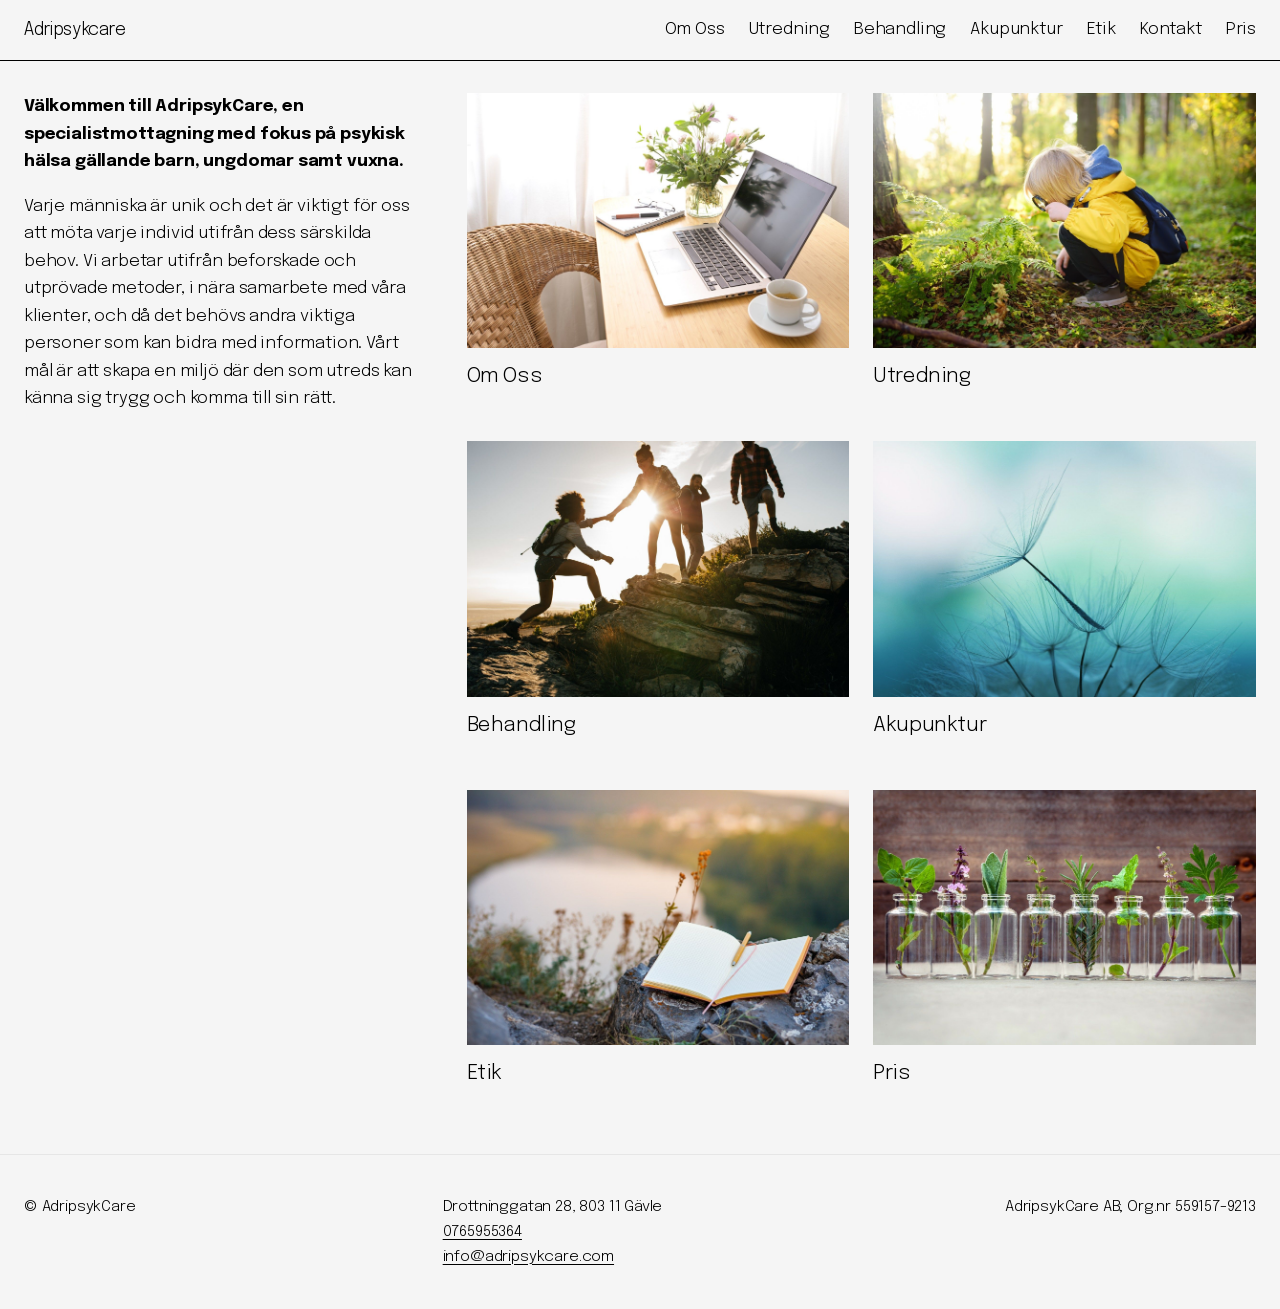
<file: docs/index.html>
<!doctype html>
<html lang="sv">
<head>
<meta charset="utf-8">
<meta name="viewport" content="width=device-width, initial-scale=1">
<title>Adripsykcare – Vi tar hand om din psykiska hälsa</title>
<meta name="description" content="Välkommen till AdripsykCare, en specialistmottagning i Gävle med fokus på psykisk hälsa för barn, ungdomar och vuxna – NP-utredning, ADHD-behandling och akupunktur.">
<meta name="robots" content="noindex, nofollow">
<link rel="canonical" href="https://www.adripsykcare.com/">
<meta property="og:type" content="website">
<meta property="og:site_name" content="Adripsykcare">
<meta property="og:locale" content="sv_SE">
<meta property="og:title" content="Adripsykcare – Vi tar hand om din psykiska hälsa">
<meta property="og:description" content="Välkommen till AdripsykCare, en specialistmottagning i Gävle med fokus på psykisk hälsa för barn, ungdomar och vuxna – NP-utredning, ADHD-behandling och akupunktur.">
<meta property="og:url" content="https://www.adripsykcare.com/">
<meta property="og:image" content="https://www.adripsykcare.com/img/arbetsrum.jpg">
<link rel="preload" href="./fonts/epilogue-latin.woff2" as="font" type="font/woff2" crossorigin>
<link rel="stylesheet" href="./css/style.css">
<script type="application/ld+json">{"@context": "https://schema.org", "@type": "MedicalClinic", "name": "AdripsykCare", "legalName": "AdripsykCare AB", "url": "https://www.adripsykcare.com/", "telephone": "+46765955364", "email": "info@adripsykcare.com", "taxID": "559157-9213", "address": {"@type": "PostalAddress", "streetAddress": "Drottninggatan 28", "postalCode": "803 11", "addressLocality": "Gävle", "addressCountry": "SE"}, "medicalSpecialty": ["Psychiatric", "Pediatric"], "availableService": ["Neuropsykiatrisk utredning", "ADHD-behandling", "Akupunktur"]}</script>
</head>
<body>
<a class="skip" href="#main">Hoppa till innehåll</a>
<header class="site-header">
  <a class="site-title" href="./">Adripsykcare</a>
  <button class="menu-toggle" aria-expanded="false" aria-controls="site-nav" aria-label="Meny"><span></span></button>
  <nav id="site-nav" aria-label="Huvudmeny"><ul>
<li><a href="./om-oss/">Om Oss</a></li>
<li><a href="./utredning/">Utredning</a></li>
<li><a href="./behandling/">Behandling</a></li>
<li><a href="./akupunktur/">Akupunktur</a></li>
<li><a href="./etik/">Etik</a></li>
<li><a href="./kontakt/">Kontakt</a></li>
<li><a href="./pris/">Pris</a></li>
  </ul></nav>
</header>
<main id="main">
<h1 class="visually-hidden">Adripsykcare – specialistmottagning för psykisk hälsa i Gävle</h1>
<div class="home">
  <div class="intro">
    <p><strong>Välkommen till AdripsykCare, en specialistmottagning med fokus på psykisk hälsa gällande barn, ungdomar samt vuxna.</strong></p>
    <p>Varje människa är unik och det är viktigt för oss att möta varje individ utifrån dess särskilda behov. Vi arbetar utifrån beforskade och utprövade metoder, i nära samarbete med våra klienter, och då det behövs andra viktiga personer som kan bidra med information. Vårt mål är att skapa en miljö där den som utreds kan känna sig trygg och komma till sin rätt.</p>
  </div>
  <ul class="cards">
<li><a href="./om-oss/"><img src="./img/arbetsrum.jpg" alt="Ljust arbetsrum med laptop och blommor" width="1024" height="683"><h2>Om Oss</h2></a></li>
<li><a href="./utredning/"><img src="./img/barn-forstoringsglas.jpg" alt="Barn som utforskar naturen med förstoringsglas" width="1024" height="683"><h2>Utredning</h2></a></li>
<li><a href="./behandling/"><img src="./img/vandrare-hjalper-varandra.jpg" alt="Vänner som hjälper varandra upp på ett berg" width="1024" height="683" loading="lazy"><h2>Behandling</h2></a></li>
<li><a href="./akupunktur/"><img src="./img/maskros.jpg" alt="Maskrosfrö i närbild" width="1024" height="683" loading="lazy"><h2>Akupunktur</h2></a></li>
<li><a href="./etik/"><img src="./img/bok-i-naturen.jpg" alt="Öppen bok och reservoarpenna i naturen" width="1024" height="683" loading="lazy"><h2>Etik</h2></a></li>
<li><a href="./pris/"><img src="./img/flaskor-med-orter.jpg" alt="Glasflaskor med gröna växter på rad" width="1024" height="683" loading="lazy"><h2>Pris</h2></a></li>
  </ul>
</div>
</main>
<footer class="site-footer">
  <div>© AdripsykCare</div>
  <div>Drottninggatan 28, 803 11 Gävle<br><a href="tel:+46765955364">0765955364</a><br><a href="mailto:info@adripsykcare.com">info@adripsykcare.com</a></div>
  <div>AdripsykCare AB; Org.nr 559157-9213</div>
</footer>
<script>
const b=document.querySelector('.menu-toggle'),n=document.getElementById('site-nav');
b.addEventListener('click',()=>{const o=n.classList.toggle('open');b.setAttribute('aria-expanded',o)});
</script>
</body>
</html>
</file>
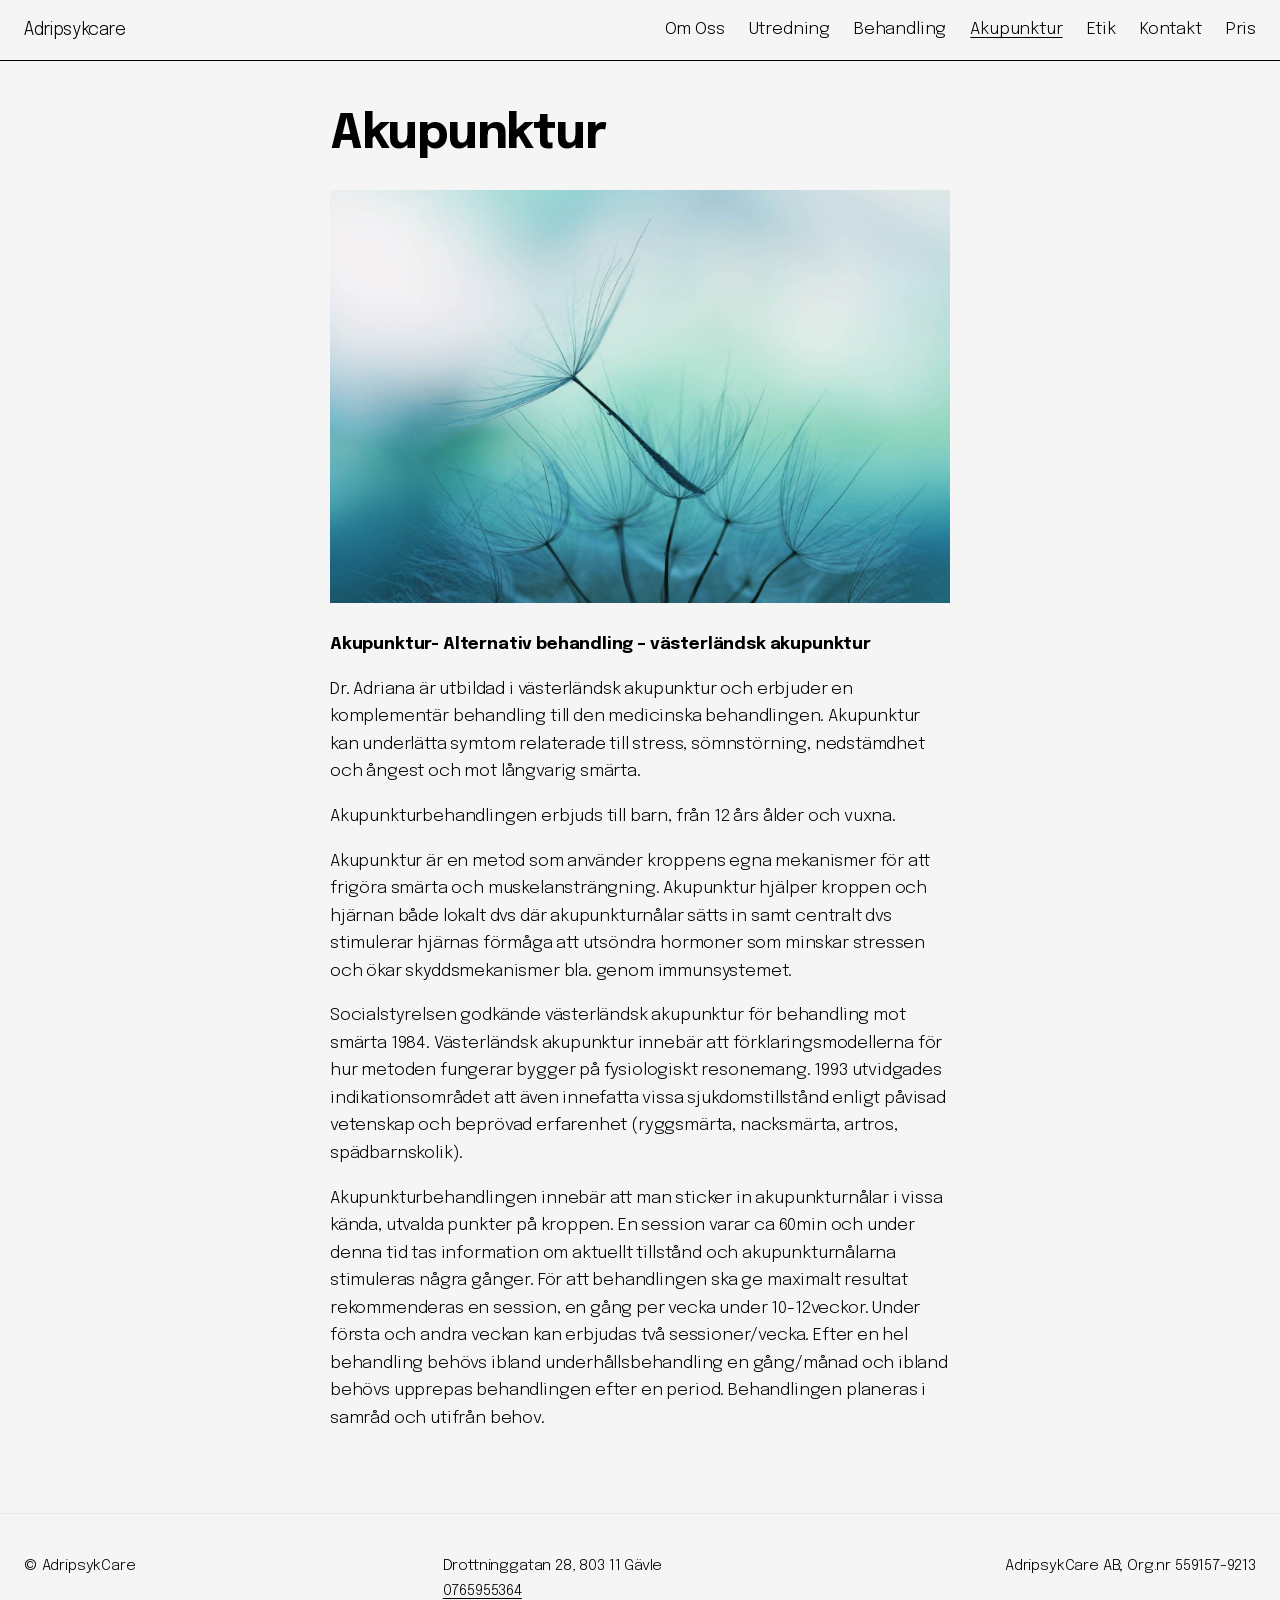
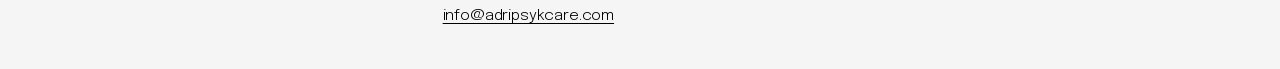
<file: docs/akupunktur/index.html>
<!doctype html>
<html lang="sv">
<head>
<meta charset="utf-8">
<meta name="viewport" content="width=device-width, initial-scale=1">
<title>Akupunktur – Adripsykcare</title>
<meta name="description" content="Västerländsk akupunktur som komplement till medicinsk behandling – vid stress, sömnstörning, nedstämdhet, ångest och långvarig smärta. För barn från 12 år och vuxna.">
<meta name="robots" content="noindex, nofollow">
<link rel="canonical" href="https://www.adripsykcare.com/akupunktur/">
<meta property="og:type" content="website">
<meta property="og:site_name" content="Adripsykcare">
<meta property="og:locale" content="sv_SE">
<meta property="og:title" content="Akupunktur – Adripsykcare">
<meta property="og:description" content="Västerländsk akupunktur som komplement till medicinsk behandling – vid stress, sömnstörning, nedstämdhet, ångest och långvarig smärta. För barn från 12 år och vuxna.">
<meta property="og:url" content="https://www.adripsykcare.com/akupunktur/">
<meta property="og:image" content="https://www.adripsykcare.com/img/akupunktur.jpg">
<link rel="preload" href="../fonts/epilogue-latin.woff2" as="font" type="font/woff2" crossorigin>
<link rel="stylesheet" href="../css/style.css">

</head>
<body>
<a class="skip" href="#main">Hoppa till innehåll</a>
<header class="site-header">
  <a class="site-title" href="../">Adripsykcare</a>
  <button class="menu-toggle" aria-expanded="false" aria-controls="site-nav" aria-label="Meny"><span></span></button>
  <nav id="site-nav" aria-label="Huvudmeny"><ul>
<li><a href="../om-oss/">Om Oss</a></li>
<li><a href="../utredning/">Utredning</a></li>
<li><a href="../behandling/">Behandling</a></li>
<li><a href="../akupunktur/" aria-current="page">Akupunktur</a></li>
<li><a href="../etik/">Etik</a></li>
<li><a href="../kontakt/">Kontakt</a></li>
<li><a href="../pris/">Pris</a></li>
  </ul></nav>
</header>
<main id="main">
<article class="page"><h1>Akupunktur</h1>

<figure class="img"><img src="../img/akupunktur.jpg" alt="Maskrosfrön i närbild" loading="lazy"></figure>
<p><strong>Akupunktur- Alternativ behandling – västerländsk akupunktur</strong></p>
<p>Dr. Adriana är utbildad i västerländsk akupunktur och erbjuder en komplementär behandling till den medicinska behandlingen. Akupunktur kan underlätta symtom relaterade till stress, sömnstörning, nedstämdhet och ångest och mot långvarig smärta.</p>
<p>Akupunkturbehandlingen erbjuds till barn, från 12 års ålder och vuxna.</p>
<p>Akupunktur är en metod som använder kroppens egna mekanismer för att frigöra smärta och muskelansträngning. Akupunktur hjälper kroppen och hjärnan både lokalt dvs där akupunkturnålar sätts in samt centralt dvs stimulerar hjärnas förmåga att utsöndra hormoner som minskar stressen och ökar skyddsmekanismer bla. genom immunsystemet.</p>
<p>Socialstyrelsen godkände västerländsk akupunktur för behandling mot smärta 1984. Västerländsk akupunktur innebär att förklaringsmodellerna för hur metoden fungerar bygger på fysiologiskt resonemang. 1993 utvidgades indikationsområdet att även innefatta vissa sjukdomstillstånd enligt påvisad vetenskap och beprövad erfarenhet (ryggsmärta, nacksmärta, artros, spädbarnskolik).</p>
<p>Akupunkturbehandlingen innebär att man sticker in akupunkturnålar i vissa kända, utvalda punkter på kroppen. En session varar ca 60min och under denna tid tas information om aktuellt tillstånd och akupunkturnålarna stimuleras några gånger. För att behandlingen ska ge maximalt resultat rekommenderas en session, en gång per vecka under 10-12veckor. Under första och andra veckan kan erbjudas två sessioner/vecka. Efter en hel behandling behövs ibland underhållsbehandling en gång/månad och ibland behövs upprepas behandlingen efter en period. Behandlingen planeras i samråd och utifrån behov.</p>
</article>
</main>
<footer class="site-footer">
  <div>© AdripsykCare</div>
  <div>Drottninggatan 28, 803 11 Gävle<br><a href="tel:+46765955364">0765955364</a><br><a href="mailto:info@adripsykcare.com">info@adripsykcare.com</a></div>
  <div>AdripsykCare AB; Org.nr 559157-9213</div>
</footer>
<script>
const b=document.querySelector('.menu-toggle'),n=document.getElementById('site-nav');
b.addEventListener('click',()=>{const o=n.classList.toggle('open');b.setAttribute('aria-expanded',o)});
</script>
</body>
</html>
</file>
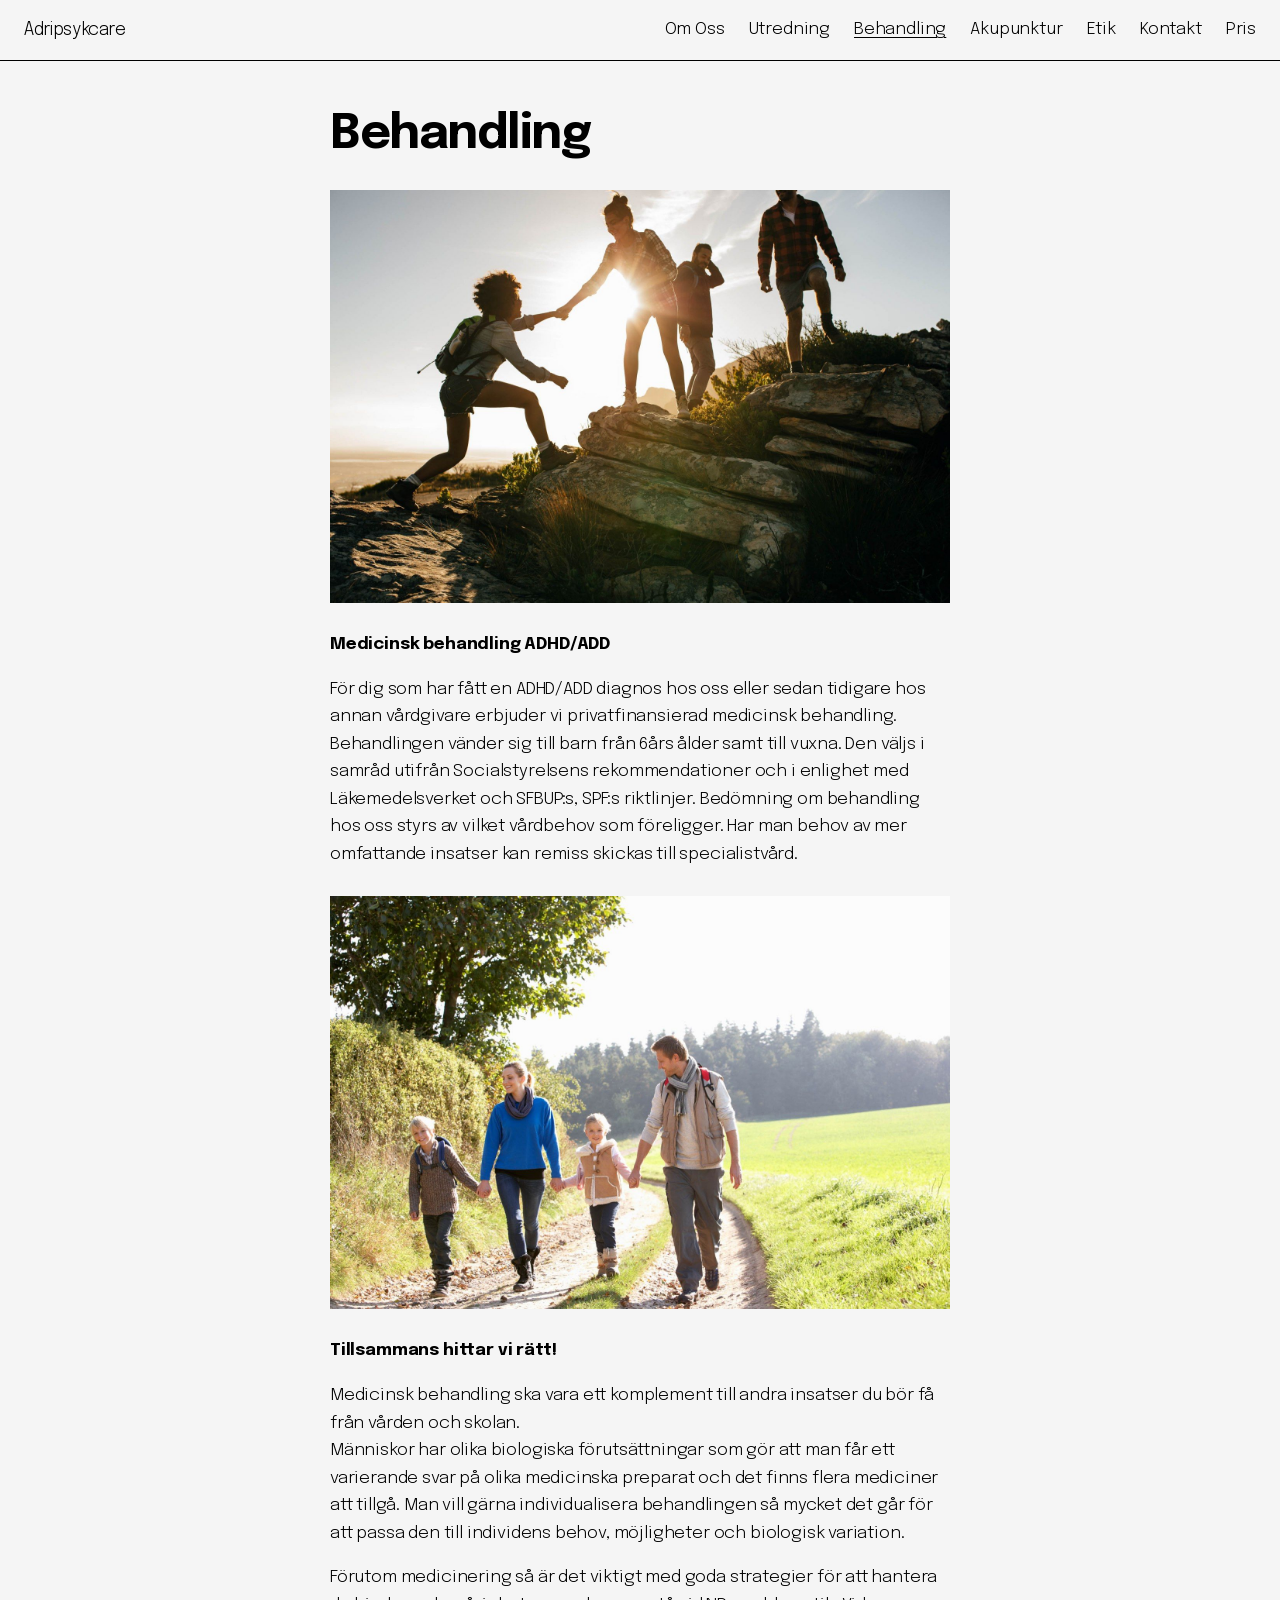
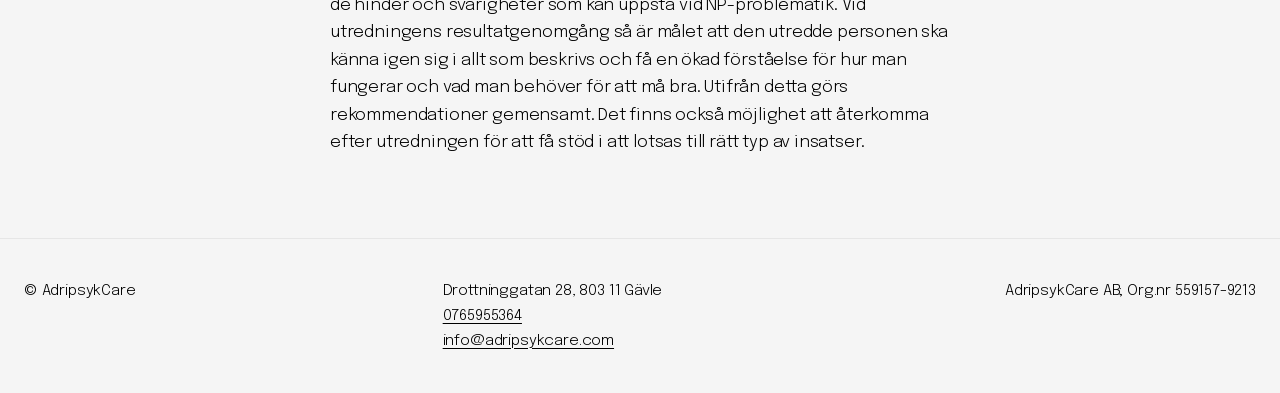
<file: docs/behandling/index.html>
<!doctype html>
<html lang="sv">
<head>
<meta charset="utf-8">
<meta name="viewport" content="width=device-width, initial-scale=1">
<title>Behandling – Adripsykcare</title>
<meta name="description" content="Privatfinansierad medicinsk behandling vid ADHD/ADD för barn från 6 år och vuxna, enligt Socialstyrelsens rekommendationer.">
<meta name="robots" content="noindex, nofollow">
<link rel="canonical" href="https://www.adripsykcare.com/behandling/">
<meta property="og:type" content="website">
<meta property="og:site_name" content="Adripsykcare">
<meta property="og:locale" content="sv_SE">
<meta property="og:title" content="Behandling – Adripsykcare">
<meta property="og:description" content="Privatfinansierad medicinsk behandling vid ADHD/ADD för barn från 6 år och vuxna, enligt Socialstyrelsens rekommendationer.">
<meta property="og:url" content="https://www.adripsykcare.com/behandling/">
<meta property="og:image" content="https://www.adripsykcare.com/img/behandling-1.jpg">
<link rel="preload" href="../fonts/epilogue-latin.woff2" as="font" type="font/woff2" crossorigin>
<link rel="stylesheet" href="../css/style.css">

</head>
<body>
<a class="skip" href="#main">Hoppa till innehåll</a>
<header class="site-header">
  <a class="site-title" href="../">Adripsykcare</a>
  <button class="menu-toggle" aria-expanded="false" aria-controls="site-nav" aria-label="Meny"><span></span></button>
  <nav id="site-nav" aria-label="Huvudmeny"><ul>
<li><a href="../om-oss/">Om Oss</a></li>
<li><a href="../utredning/">Utredning</a></li>
<li><a href="../behandling/" aria-current="page">Behandling</a></li>
<li><a href="../akupunktur/">Akupunktur</a></li>
<li><a href="../etik/">Etik</a></li>
<li><a href="../kontakt/">Kontakt</a></li>
<li><a href="../pris/">Pris</a></li>
  </ul></nav>
</header>
<main id="main">
<article class="page"><h1>Behandling</h1>

<figure class="img"><img src="../img/behandling-1.jpg" alt="Människor som hjälper varandra upp på en klippa" loading="lazy"></figure>
<p><strong>Medicinsk behandling ADHD/ADD</strong></p>
<p>För dig som har fått en ADHD/ADD diagnos hos oss eller sedan tidigare hos annan vårdgivare erbjuder vi privatfinansierad medicinsk behandling. Behandlingen vänder sig till barn från 6års ålder samt till vuxna. Den väljs i samråd utifrån Socialstyrelsens rekommendationer och i enlighet med Läkemedelsverket och SFBUP:s, SPF:s riktlinjer. Bedömning om behandling hos oss styrs av vilket vårdbehov som föreligger. Har man behov av mer omfattande insatser kan remiss skickas till specialistvård.</p>
<figure class="img"><img src="../img/behandling-2.jpg" alt="Familj som promenerar tillsammans på en landsväg" loading="lazy"></figure>
<p><strong>Tillsammans hittar vi rätt!</strong></p>
<p>Medicinsk behandling ska vara ett komplement till andra insatser du bör få från vården och skolan.<br>Människor har olika biologiska förutsättningar som gör att man får ett varierande svar på olika medicinska preparat och det finns flera mediciner att tillgå. Man vill gärna individualisera behandlingen så mycket det går för att passa den till individens behov, möjligheter och biologisk variation.</p>
<p>Förutom medicinering så är det viktigt med goda strategier för att hantera de hinder och svårigheter som kan uppstå vid NP-problematik. Vid utredningens resultatgenomgång så är målet att den utredde personen ska känna igen sig i allt som beskrivs och få en ökad förståelse för hur man fungerar och vad man behöver för att må bra. Utifrån detta görs rekommendationer gemensamt. Det finns också möjlighet att återkomma efter utredningen för att få stöd i att lotsas till rätt typ av insatser.</p>
</article>
</main>
<footer class="site-footer">
  <div>© AdripsykCare</div>
  <div>Drottninggatan 28, 803 11 Gävle<br><a href="tel:+46765955364">0765955364</a><br><a href="mailto:info@adripsykcare.com">info@adripsykcare.com</a></div>
  <div>AdripsykCare AB; Org.nr 559157-9213</div>
</footer>
<script>
const b=document.querySelector('.menu-toggle'),n=document.getElementById('site-nav');
b.addEventListener('click',()=>{const o=n.classList.toggle('open');b.setAttribute('aria-expanded',o)});
</script>
</body>
</html>
</file>
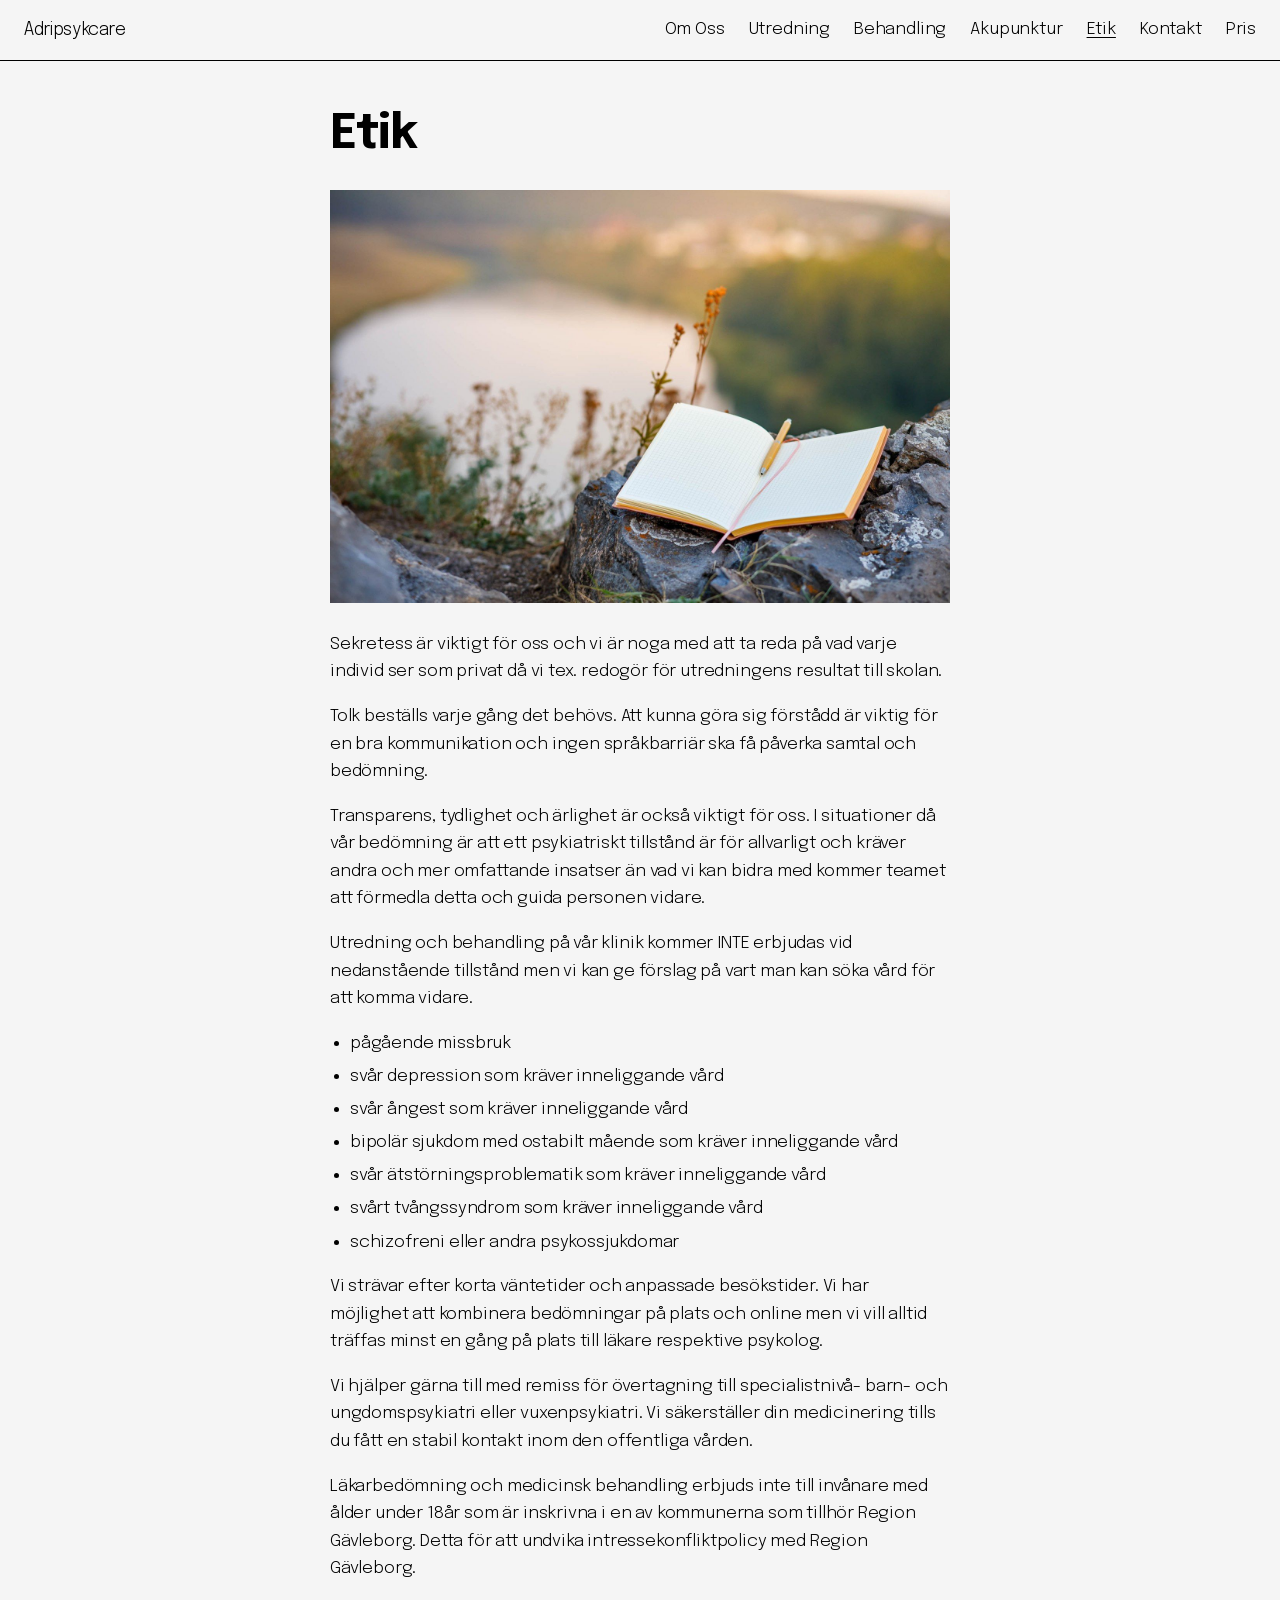
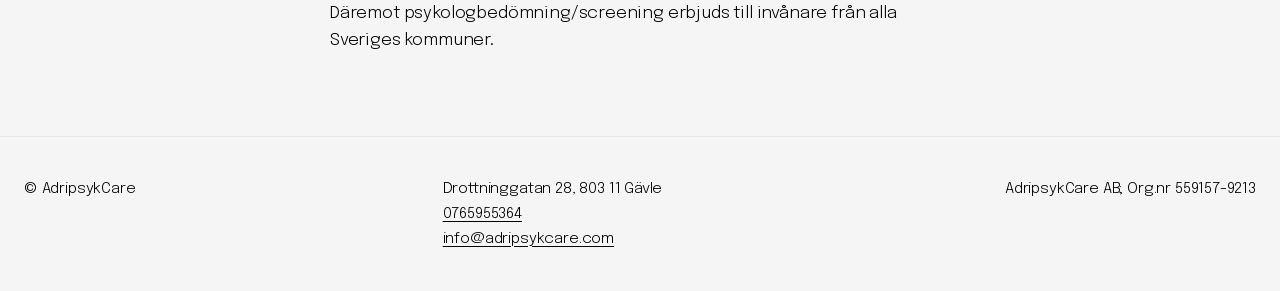
<file: docs/etik/index.html>
<!doctype html>
<html lang="sv">
<head>
<meta charset="utf-8">
<meta name="viewport" content="width=device-width, initial-scale=1">
<title>Etik – Adripsykcare</title>
<meta name="description" content="Sekretess, tolk, transparens och tydlighet – så arbetar Adripsykcare, och vilka tillstånd vi inte utreder eller behandlar.">
<meta name="robots" content="noindex, nofollow">
<link rel="canonical" href="https://www.adripsykcare.com/etik/">
<meta property="og:type" content="website">
<meta property="og:site_name" content="Adripsykcare">
<meta property="og:locale" content="sv_SE">
<meta property="og:title" content="Etik – Adripsykcare">
<meta property="og:description" content="Sekretess, tolk, transparens och tydlighet – så arbetar Adripsykcare, och vilka tillstånd vi inte utreder eller behandlar.">
<meta property="og:url" content="https://www.adripsykcare.com/etik/">
<meta property="og:image" content="https://www.adripsykcare.com/img/etik.jpg">
<link rel="preload" href="../fonts/epilogue-latin.woff2" as="font" type="font/woff2" crossorigin>
<link rel="stylesheet" href="../css/style.css">

</head>
<body>
<a class="skip" href="#main">Hoppa till innehåll</a>
<header class="site-header">
  <a class="site-title" href="../">Adripsykcare</a>
  <button class="menu-toggle" aria-expanded="false" aria-controls="site-nav" aria-label="Meny"><span></span></button>
  <nav id="site-nav" aria-label="Huvudmeny"><ul>
<li><a href="../om-oss/">Om Oss</a></li>
<li><a href="../utredning/">Utredning</a></li>
<li><a href="../behandling/">Behandling</a></li>
<li><a href="../akupunktur/">Akupunktur</a></li>
<li><a href="../etik/" aria-current="page">Etik</a></li>
<li><a href="../kontakt/">Kontakt</a></li>
<li><a href="../pris/">Pris</a></li>
  </ul></nav>
</header>
<main id="main">
<article class="page"><h1>Etik</h1>

<figure class="img"><img src="../img/etik.jpg" alt="Öppen anteckningsbok på en klippa vid en flod" loading="lazy"></figure>
<p>Sekretess är viktigt för oss och vi är noga med att ta reda på vad varje individ ser som privat då vi tex. redogör för utredningens resultat till skolan.</p>
<p>Tolk beställs varje gång det behövs. Att kunna göra sig förstådd är viktig för en bra kommunikation och ingen språkbarriär ska få påverka samtal och bedömning.</p>
<p>Transparens, tydlighet och ärlighet är också viktigt för oss. I situationer då vår bedömning är att ett psykiatriskt tillstånd är för allvarligt och kräver andra och mer omfattande insatser än vad vi kan bidra med kommer teamet att förmedla detta och guida personen vidare.</p>
<p>Utredning och behandling på vår klinik kommer INTE erbjudas vid nedanstående tillstånd men vi kan ge förslag på vart man kan söka vård för att komma vidare.</p>
<ul>
<li>pågående missbruk</li>
<li>svår depression som kräver inneliggande vård</li>
<li>svår ångest som kräver inneliggande vård</li>
<li>bipolär sjukdom med ostabilt mående som kräver inneliggande vård</li>
<li>svår ätstörningsproblematik som kräver inneliggande vård</li>
<li>svårt tvångssyndrom som kräver inneliggande vård</li>
<li>schizofreni eller andra psykossjukdomar</li>
</ul>
<p>Vi strävar efter korta väntetider och anpassade besökstider. Vi har möjlighet att kombinera bedömningar på plats och online men vi vill alltid träffas minst en gång på plats till läkare respektive psykolog.</p>
<p>Vi hjälper gärna till med remiss för övertagning till specialistnivå- barn- och ungdomspsykiatri eller vuxenpsykiatri. Vi säkerställer din medicinering tills du fått en stabil kontakt inom den offentliga vården.</p>
<p>Läkarbedömning och medicinsk behandling erbjuds inte till invånare med ålder under 18år som är inskrivna i en av kommunerna som tillhör Region Gävleborg. Detta för att undvika intressekonfliktpolicy med Region Gävleborg.</p>
<p>Däremot psykologbedömning/screening erbjuds till invånare från alla Sveriges kommuner.</p>
</article>
</main>
<footer class="site-footer">
  <div>© AdripsykCare</div>
  <div>Drottninggatan 28, 803 11 Gävle<br><a href="tel:+46765955364">0765955364</a><br><a href="mailto:info@adripsykcare.com">info@adripsykcare.com</a></div>
  <div>AdripsykCare AB; Org.nr 559157-9213</div>
</footer>
<script>
const b=document.querySelector('.menu-toggle'),n=document.getElementById('site-nav');
b.addEventListener('click',()=>{const o=n.classList.toggle('open');b.setAttribute('aria-expanded',o)});
</script>
</body>
</html>
</file>
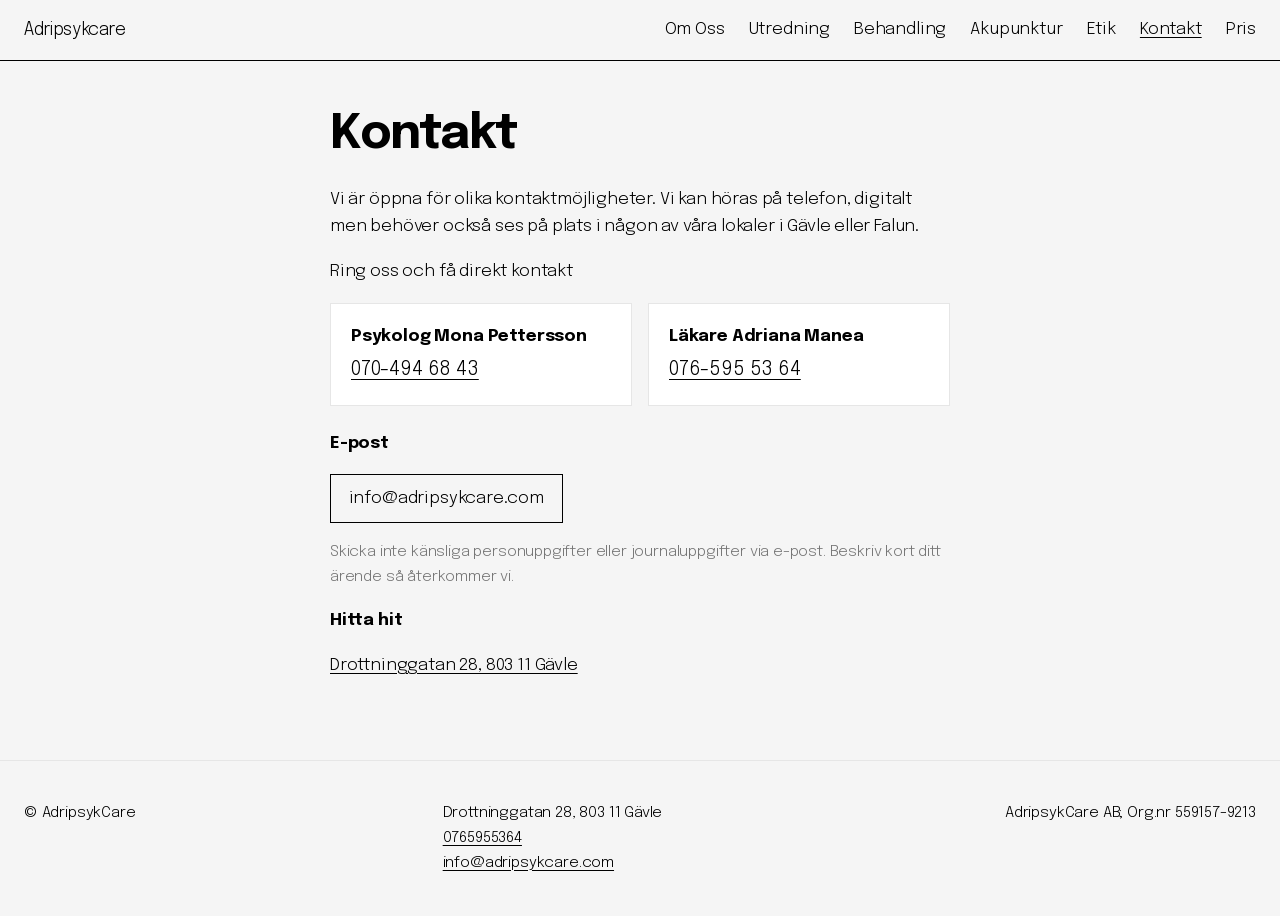
<file: docs/kontakt/index.html>
<!doctype html>
<html lang="sv">
<head>
<meta charset="utf-8">
<meta name="viewport" content="width=device-width, initial-scale=1">
<title>Kontakt – Adripsykcare</title>
<meta name="description" content="Kontakta Adripsykcare – ring psykolog Mona Pettersson eller läkare Adriana Manea, eller mejla oss. Drottninggatan 28, 803 11 Gävle.">
<meta name="robots" content="noindex, nofollow">
<link rel="canonical" href="https://www.adripsykcare.com/kontakt/">
<meta property="og:type" content="website">
<meta property="og:site_name" content="Adripsykcare">
<meta property="og:locale" content="sv_SE">
<meta property="og:title" content="Kontakt – Adripsykcare">
<meta property="og:description" content="Kontakta Adripsykcare – ring psykolog Mona Pettersson eller läkare Adriana Manea, eller mejla oss. Drottninggatan 28, 803 11 Gävle.">
<meta property="og:url" content="https://www.adripsykcare.com/kontakt/">
<meta property="og:image" content="https://www.adripsykcare.com/img/arbetsrum.jpg">
<link rel="preload" href="../fonts/epilogue-latin.woff2" as="font" type="font/woff2" crossorigin>
<link rel="stylesheet" href="../css/style.css">

</head>
<body>
<a class="skip" href="#main">Hoppa till innehåll</a>
<header class="site-header">
  <a class="site-title" href="../">Adripsykcare</a>
  <button class="menu-toggle" aria-expanded="false" aria-controls="site-nav" aria-label="Meny"><span></span></button>
  <nav id="site-nav" aria-label="Huvudmeny"><ul>
<li><a href="../om-oss/">Om Oss</a></li>
<li><a href="../utredning/">Utredning</a></li>
<li><a href="../behandling/">Behandling</a></li>
<li><a href="../akupunktur/">Akupunktur</a></li>
<li><a href="../etik/">Etik</a></li>
<li><a href="../kontakt/" aria-current="page">Kontakt</a></li>
<li><a href="../pris/">Pris</a></li>
  </ul></nav>
</header>
<main id="main">
<article class="page"><h1>Kontakt</h1>

<p>Vi är öppna för olika kontaktmöjligheter. Vi kan höras på telefon, digitalt men behöver också ses på plats i någon av våra lokaler i Gävle eller Falun.</p>
<p>Ring oss och få direkt kontakt</p>
<div class="contact-grid">
  <div class="contact-card">
    <p><strong>Psykolog Mona Pettersson</strong></p>
    <p><a href="tel:+46704946843">070-494 68 43</a></p>
  </div>
  <div class="contact-card">
    <p><strong>Läkare Adriana Manea</strong></p>
    <p><a href="tel:+46765955364">076-595 53 64</a></p>
  </div>
</div>
<p><strong>E-post</strong></p>
<p><a class="button" href="mailto:info@adripsykcare.com?subject=Kontakt%20via%20webbplatsen">info@adripsykcare.com</a></p>
<p class="note">Skicka inte känsliga personuppgifter eller journaluppgifter via e-post. Beskriv kort ditt ärende så återkommer vi.</p>
<p><strong>Hitta hit</strong></p>
<p><a href="https://www.google.com/maps/search/?api=1&amp;query=Drottninggatan+28,+803+11+G%C3%A4vle" target="_blank" rel="noopener">Drottninggatan 28, 803 11 Gävle</a></p>
</article>
</main>
<footer class="site-footer">
  <div>© AdripsykCare</div>
  <div>Drottninggatan 28, 803 11 Gävle<br><a href="tel:+46765955364">0765955364</a><br><a href="mailto:info@adripsykcare.com">info@adripsykcare.com</a></div>
  <div>AdripsykCare AB; Org.nr 559157-9213</div>
</footer>
<script>
const b=document.querySelector('.menu-toggle'),n=document.getElementById('site-nav');
b.addEventListener('click',()=>{const o=n.classList.toggle('open');b.setAttribute('aria-expanded',o)});
</script>
</body>
</html>
</file>
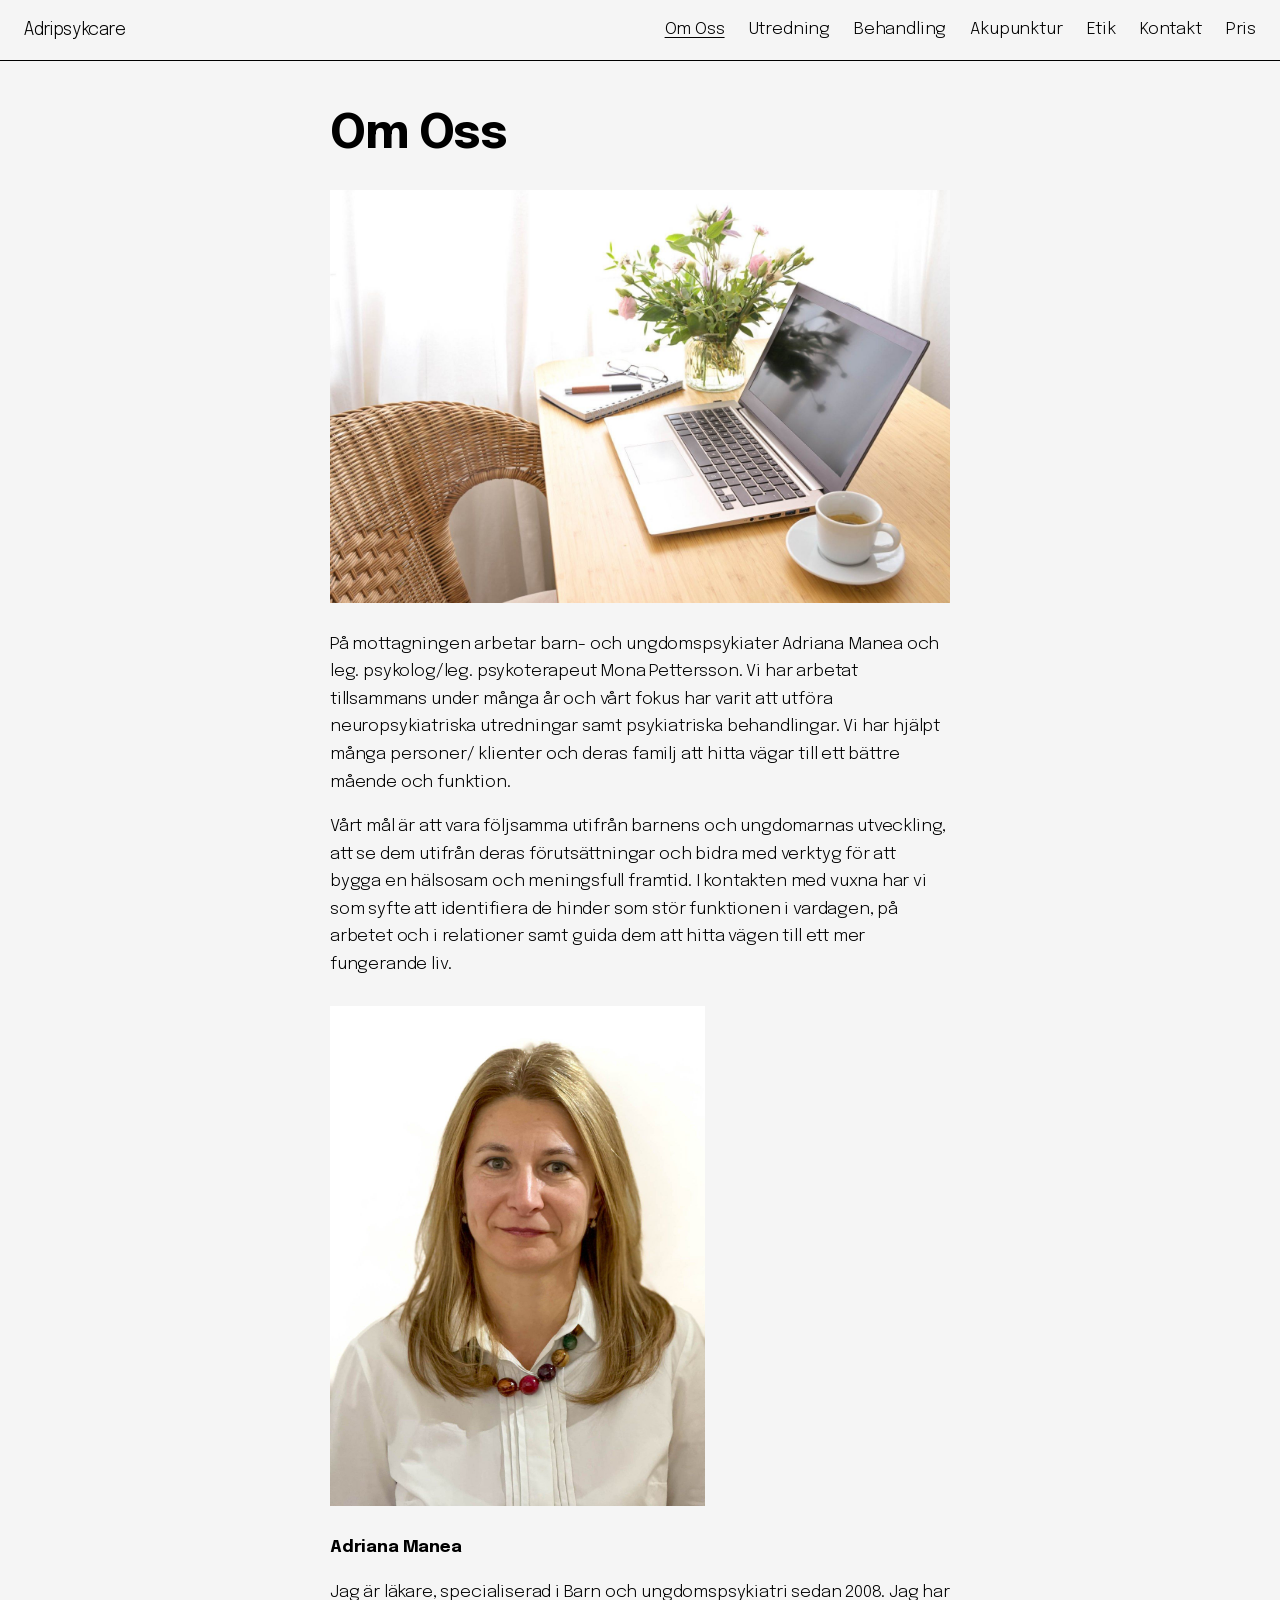
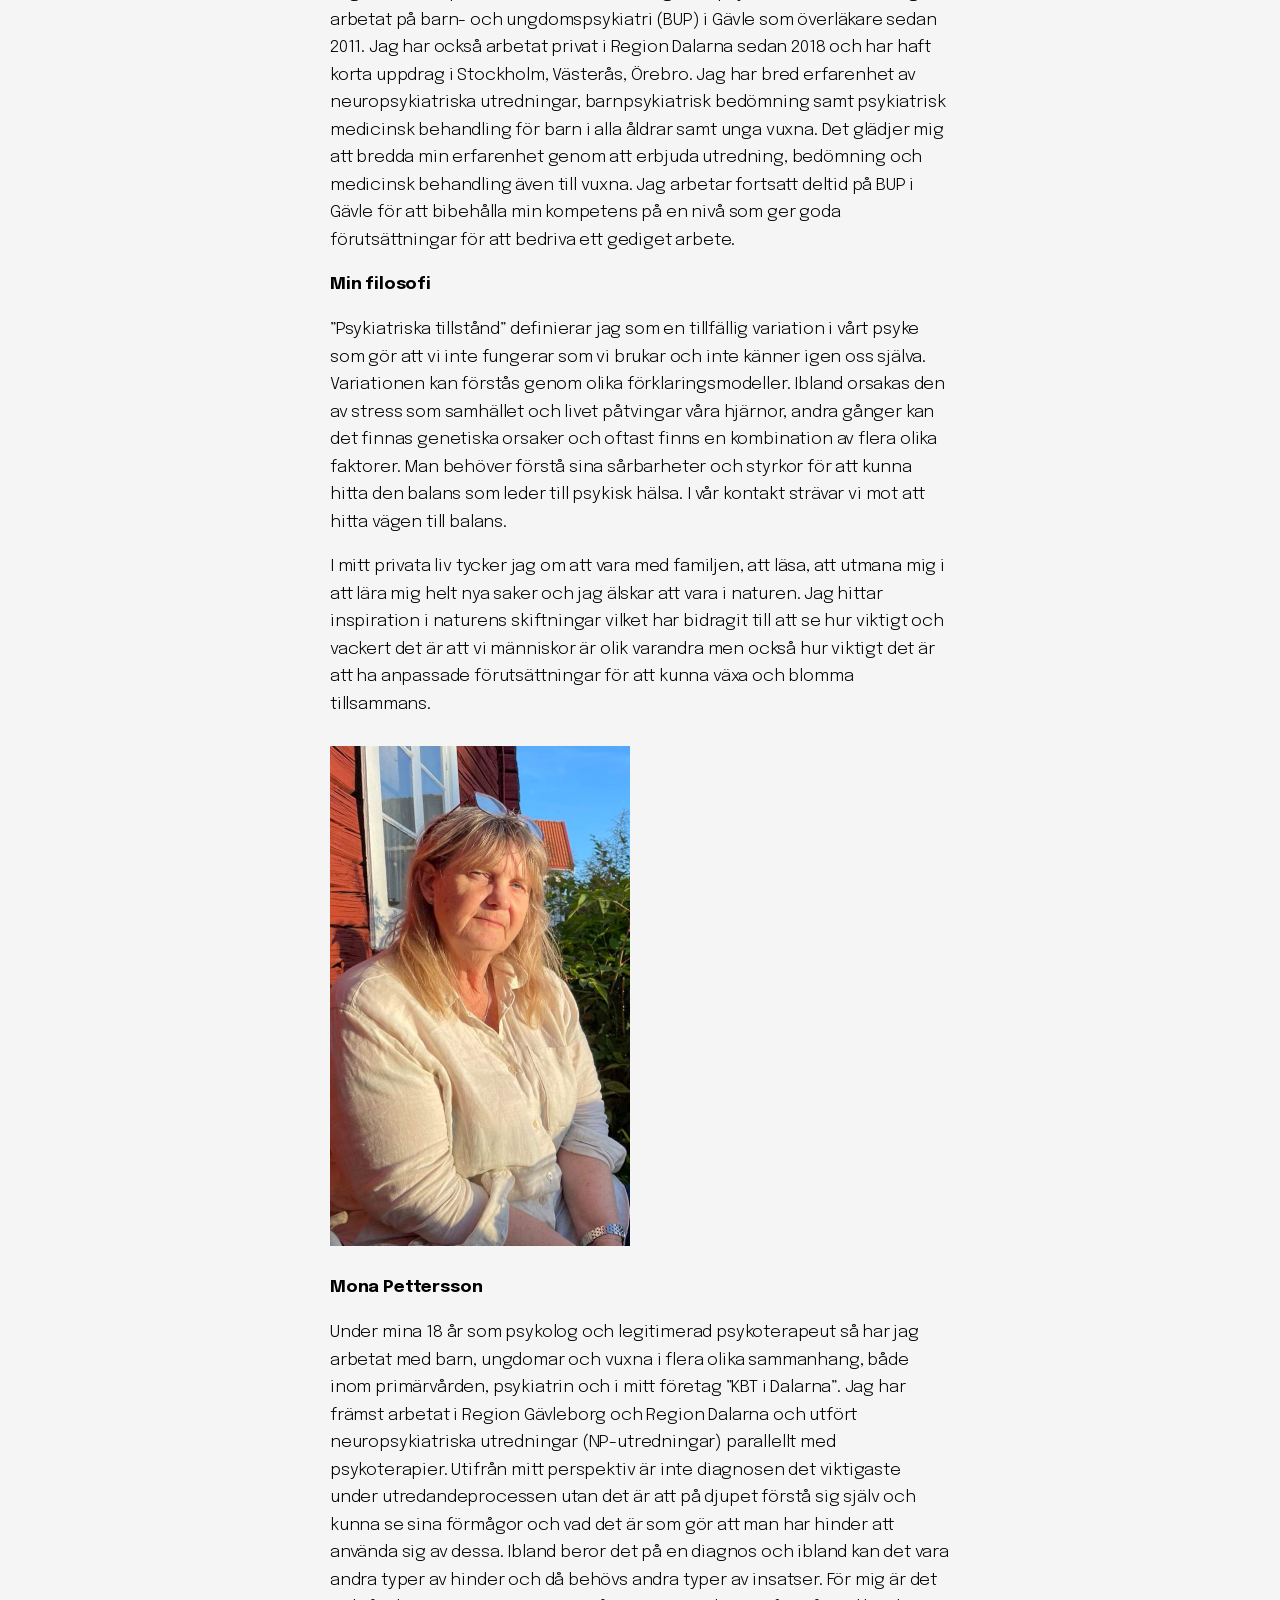
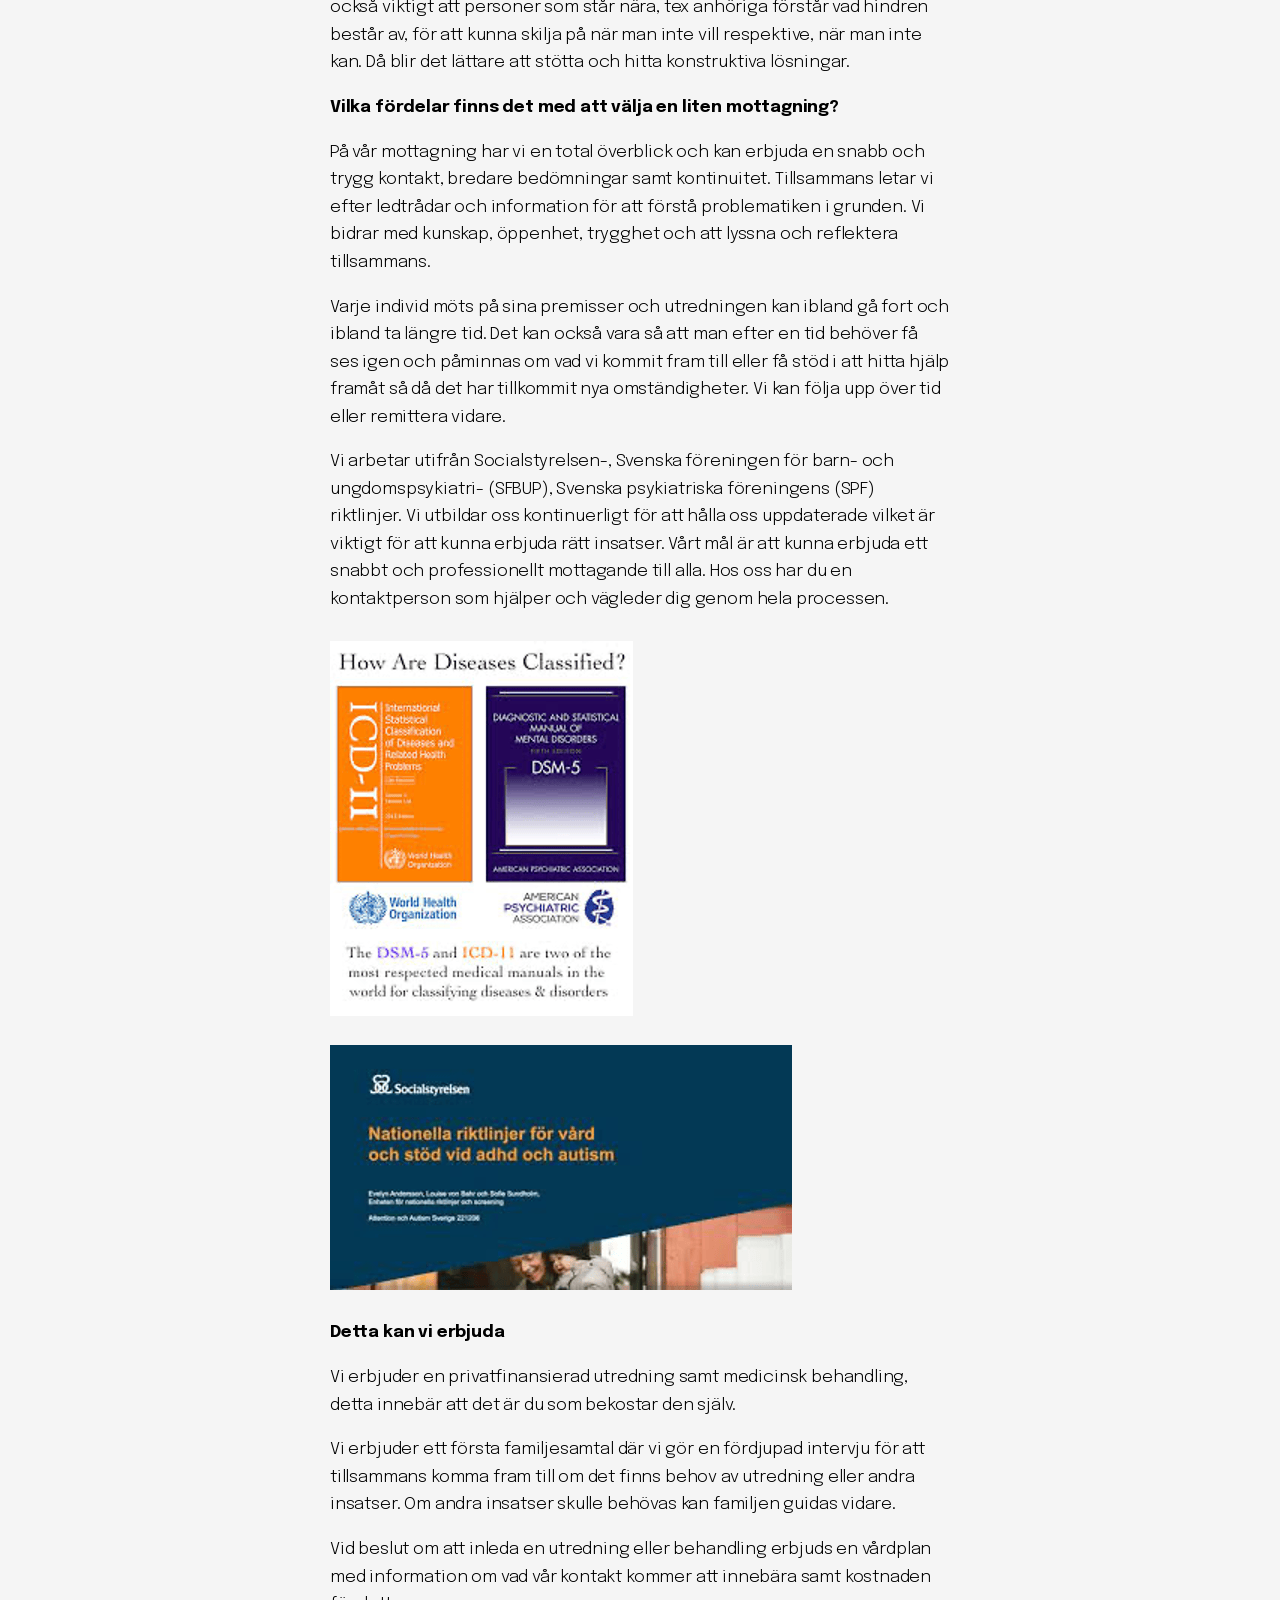
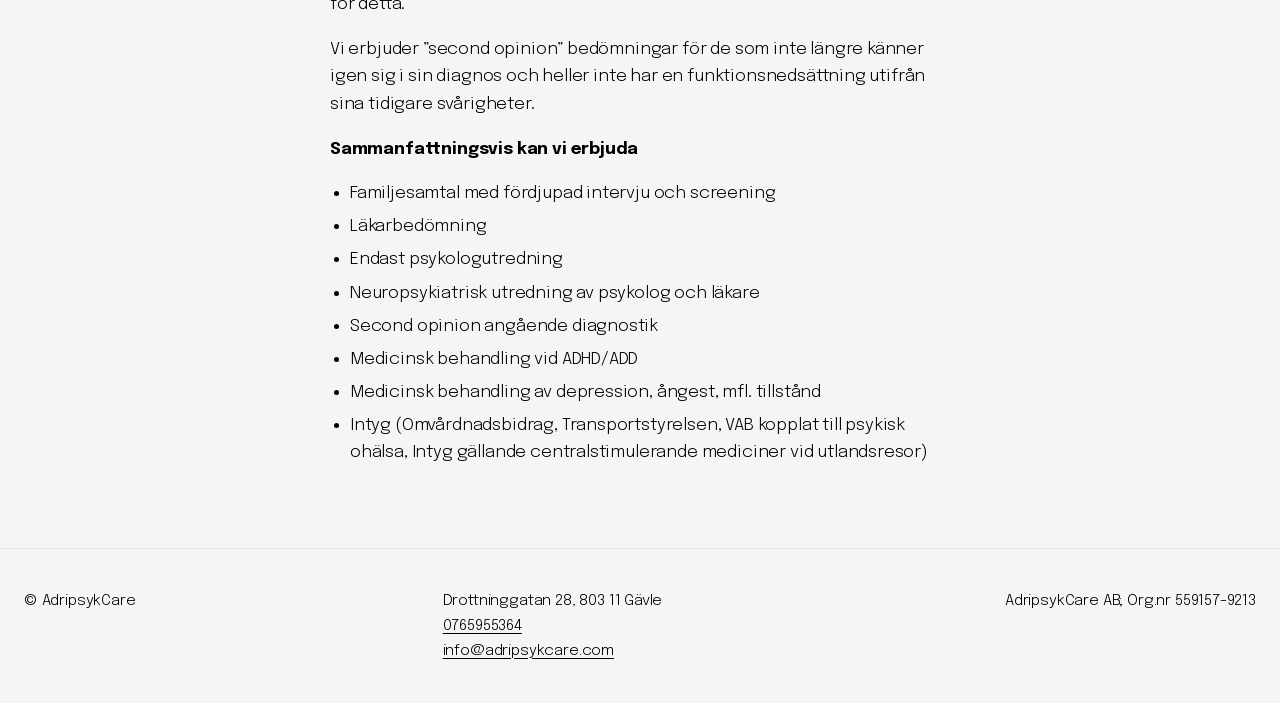
<file: docs/om-oss/index.html>
<!doctype html>
<html lang="sv">
<head>
<meta charset="utf-8">
<meta name="viewport" content="width=device-width, initial-scale=1">
<title>Om Oss – Adripsykcare</title>
<meta name="description" content="Barn- och ungdomspsykiater Adriana Manea och leg. psykolog/leg. psykoterapeut Mona Pettersson – neuropsykiatriska utredningar och psykiatrisk behandling i Gävle.">
<meta name="robots" content="noindex, nofollow">
<link rel="canonical" href="https://www.adripsykcare.com/om-oss/">
<meta property="og:type" content="website">
<meta property="og:site_name" content="Adripsykcare">
<meta property="og:locale" content="sv_SE">
<meta property="og:title" content="Om Oss – Adripsykcare">
<meta property="og:description" content="Barn- och ungdomspsykiater Adriana Manea och leg. psykolog/leg. psykoterapeut Mona Pettersson – neuropsykiatriska utredningar och psykiatrisk behandling i Gävle.">
<meta property="og:url" content="https://www.adripsykcare.com/om-oss/">
<meta property="og:image" content="https://www.adripsykcare.com/img/om-oss.jpg">
<link rel="preload" href="../fonts/epilogue-latin.woff2" as="font" type="font/woff2" crossorigin>
<link rel="stylesheet" href="../css/style.css">

</head>
<body>
<a class="skip" href="#main">Hoppa till innehåll</a>
<header class="site-header">
  <a class="site-title" href="../">Adripsykcare</a>
  <button class="menu-toggle" aria-expanded="false" aria-controls="site-nav" aria-label="Meny"><span></span></button>
  <nav id="site-nav" aria-label="Huvudmeny"><ul>
<li><a href="../om-oss/" aria-current="page">Om Oss</a></li>
<li><a href="../utredning/">Utredning</a></li>
<li><a href="../behandling/">Behandling</a></li>
<li><a href="../akupunktur/">Akupunktur</a></li>
<li><a href="../etik/">Etik</a></li>
<li><a href="../kontakt/">Kontakt</a></li>
<li><a href="../pris/">Pris</a></li>
  </ul></nav>
</header>
<main id="main">
<article class="page"><h1>Om Oss</h1>

<figure class="img"><img src="../img/om-oss.jpg" alt="Ljust arbetsrum med laptop, blommor och kaffe" loading="lazy"></figure>
<p>På mottagningen arbetar barn- och ungdomspsykiater Adriana Manea och leg. psykolog/leg. psykoterapeut Mona Pettersson. Vi har arbetat tillsammans under många år och vårt fokus har varit att utföra neuropsykiatriska utredningar samt psykiatriska behandlingar. Vi har hjälpt många personer/ klienter och deras familj att hitta vägar till ett bättre mående och funktion.</p>
<p>Vårt mål är att vara följsamma utifrån barnens och ungdomarnas utveckling, att se dem utifrån deras förutsättningar och bidra med verktyg för att bygga en hälsosam och meningsfull framtid. I kontakten med vuxna har vi som syfte att identifiera de hinder som stör funktionen i vardagen, på arbetet och i relationer samt guida dem att hitta vägen till ett mer fungerande liv.</p>
<figure class="img"><img src="../img/adriana-manea.jpg" alt="Adriana Manea, barn- och ungdomspsykiater" loading="lazy" style="height:500px;width:auto"></figure>
<p><strong>Adriana Manea</strong></p>
<p>Jag är läkare, specialiserad i Barn och ungdomspsykiatri sedan 2008. Jag har arbetat på barn- och ungdomspsykiatri (BUP) i Gävle som överläkare sedan 2011. Jag har också arbetat privat i Region Dalarna sedan 2018 och har haft korta uppdrag i Stockholm, Västerås, Örebro. Jag har bred erfarenhet av neuropsykiatriska utredningar, barnpsykiatrisk bedömning samt psykiatrisk medicinsk behandling för barn i alla åldrar samt unga vuxna. Det glädjer mig att bredda min erfarenhet genom att erbjuda utredning, bedömning och medicinsk behandling även till vuxna. Jag arbetar fortsatt deltid på BUP i Gävle för att bibehålla min kompetens på en nivå som ger goda förutsättningar för att bedriva ett gediget arbete.</p>
<p><strong>Min filosofi</strong></p>
<p>”Psykiatriska tillstånd” definierar jag som en tillfällig variation i vårt psyke som gör att vi inte fungerar som vi brukar och inte känner igen oss själva. Variationen kan förstås genom olika förklaringsmodeller. Ibland orsakas den av stress som samhället och livet påtvingar våra hjärnor, andra gånger kan det finnas genetiska orsaker och oftast finns en kombination av flera olika faktorer. Man behöver förstå sina sårbarheter och styrkor för att kunna hitta den balans som leder till psykisk hälsa. I vår kontakt strävar vi mot att hitta vägen till balans.</p>
<p>I mitt privata liv tycker jag om att vara med familjen, att läsa, att utmana mig i att lära mig helt nya saker och jag älskar att vara i naturen. Jag hittar inspiration i naturens skiftningar vilket har bidragit till att se hur viktigt och vackert det är att vi människor är olik varandra men också hur viktigt det är att ha anpassade förutsättningar för att kunna växa och blomma tillsammans.</p>
<figure class="img"><img src="../img/mona-pettersson.jpg" alt="Mona Pettersson, leg. psykolog och leg. psykoterapeut" loading="lazy" style="height:500px;width:auto"></figure>
<p><strong>Mona Pettersson</strong></p>
<p>Under mina 18 år som psykolog och legitimerad psykoterapeut så har jag arbetat med barn, ungdomar och vuxna i flera olika sammanhang, både inom primärvården, psykiatrin och i mitt företag ”KBT i Dalarna”. Jag har främst arbetat i Region Gävleborg och Region Dalarna och utfört neuropsykiatriska utredningar (NP-utredningar) parallellt med psykoterapier. Utifrån mitt perspektiv är inte diagnosen det viktigaste under utredandeprocessen utan det är att på djupet förstå sig själv och kunna se sina förmågor och vad det är som gör att man har hinder att använda sig av dessa. Ibland beror det på en diagnos och ibland kan det vara andra typer av hinder och då behövs andra typer av insatser. För mig är det också viktigt att personer som står nära, tex anhöriga förstår vad hindren består av, för att kunna skilja på när man inte vill respektive, när man inte kan. Då blir det lättare att stötta och hitta konstruktiva lösningar.</p>
<p><strong>Vilka fördelar finns det med att välja en liten mottagning?</strong></p>
<p>På vår mottagning har vi en total överblick och kan erbjuda en snabb och trygg kontakt, bredare bedömningar samt kontinuitet. Tillsammans letar vi efter ledtrådar och information för att förstå problematiken i grunden. Vi bidrar med kunskap, öppenhet, trygghet och att lyssna och reflektera tillsammans.</p>
<p>Varje individ möts på sina premisser och utredningen kan ibland gå fort och ibland ta längre tid. Det kan också vara så att man efter en tid behöver få ses igen och påminnas om vad vi kommit fram till eller få stöd i att hitta hjälp framåt så då det har tillkommit nya omständigheter. Vi kan följa upp över tid eller remittera vidare.</p>
<p>Vi arbetar utifrån Socialstyrelsen-, Svenska föreningen för barn- och ungdomspsykiatri- (SFBUP), Svenska psykiatriska föreningens (SPF) riktlinjer. Vi utbildar oss kontinuerligt för att hålla oss uppdaterade vilket är viktigt för att kunna erbjuda rätt insatser. Vårt mål är att kunna erbjuda ett snabbt och professionellt mottagande till alla. Hos oss har du en kontaktperson som hjälper och vägleder dig genom hela processen.</p>
<figure class="img"><img src="../img/dsm5-icd11.png" alt="DSM-5 och ICD-11 – de diagnostiska manualerna för psykiatriska tillstånd" loading="lazy" style="max-width:304px"></figure>
<figure class="img"><img src="../img/nationella-riktlinjer-adhd-autism.png" alt="Socialstyrelsen: Nationella riktlinjer för vård och stöd vid adhd och autism" loading="lazy" style="max-width:462px"></figure>
<p><strong>Detta kan vi erbjuda</strong></p>
<p>Vi erbjuder en privatfinansierad utredning samt medicinsk behandling, detta innebär att det är du som bekostar den själv.</p>
<p>Vi erbjuder ett första familjesamtal där vi gör en fördjupad intervju för att tillsammans komma fram till om det finns behov av utredning eller andra insatser. Om andra insatser skulle behövas kan familjen guidas vidare.</p>
<p>Vid beslut om att inleda en utredning eller behandling erbjuds en vårdplan med information om vad vår kontakt kommer att innebära samt kostnaden för detta.</p>
<p>Vi erbjuder ”second opinion” bedömningar för de som inte längre känner igen sig i sin diagnos och heller inte har en funktionsnedsättning utifrån sina tidigare svårigheter.</p>
<p><strong>Sammanfattningsvis kan vi erbjuda</strong></p>
<ul>
<li>Familjesamtal med fördjupad intervju och screening</li>
<li>Läkarbedömning</li>
<li>Endast psykologutredning</li>
<li>Neuropsykiatrisk utredning av psykolog och läkare</li>
<li>Second opinion angående diagnostik</li>
<li>Medicinsk behandling vid ADHD/ADD</li>
<li>Medicinsk behandling av depression, ångest, mfl. tillstånd</li>
<li>Intyg (Omvårdnadsbidrag, Transportstyrelsen, VAB kopplat till psykisk ohälsa, Intyg gällande centralstimulerande mediciner vid utlandsresor)</li>
</ul>
</article>
</main>
<footer class="site-footer">
  <div>© AdripsykCare</div>
  <div>Drottninggatan 28, 803 11 Gävle<br><a href="tel:+46765955364">0765955364</a><br><a href="mailto:info@adripsykcare.com">info@adripsykcare.com</a></div>
  <div>AdripsykCare AB; Org.nr 559157-9213</div>
</footer>
<script>
const b=document.querySelector('.menu-toggle'),n=document.getElementById('site-nav');
b.addEventListener('click',()=>{const o=n.classList.toggle('open');b.setAttribute('aria-expanded',o)});
</script>
</body>
</html>
</file>
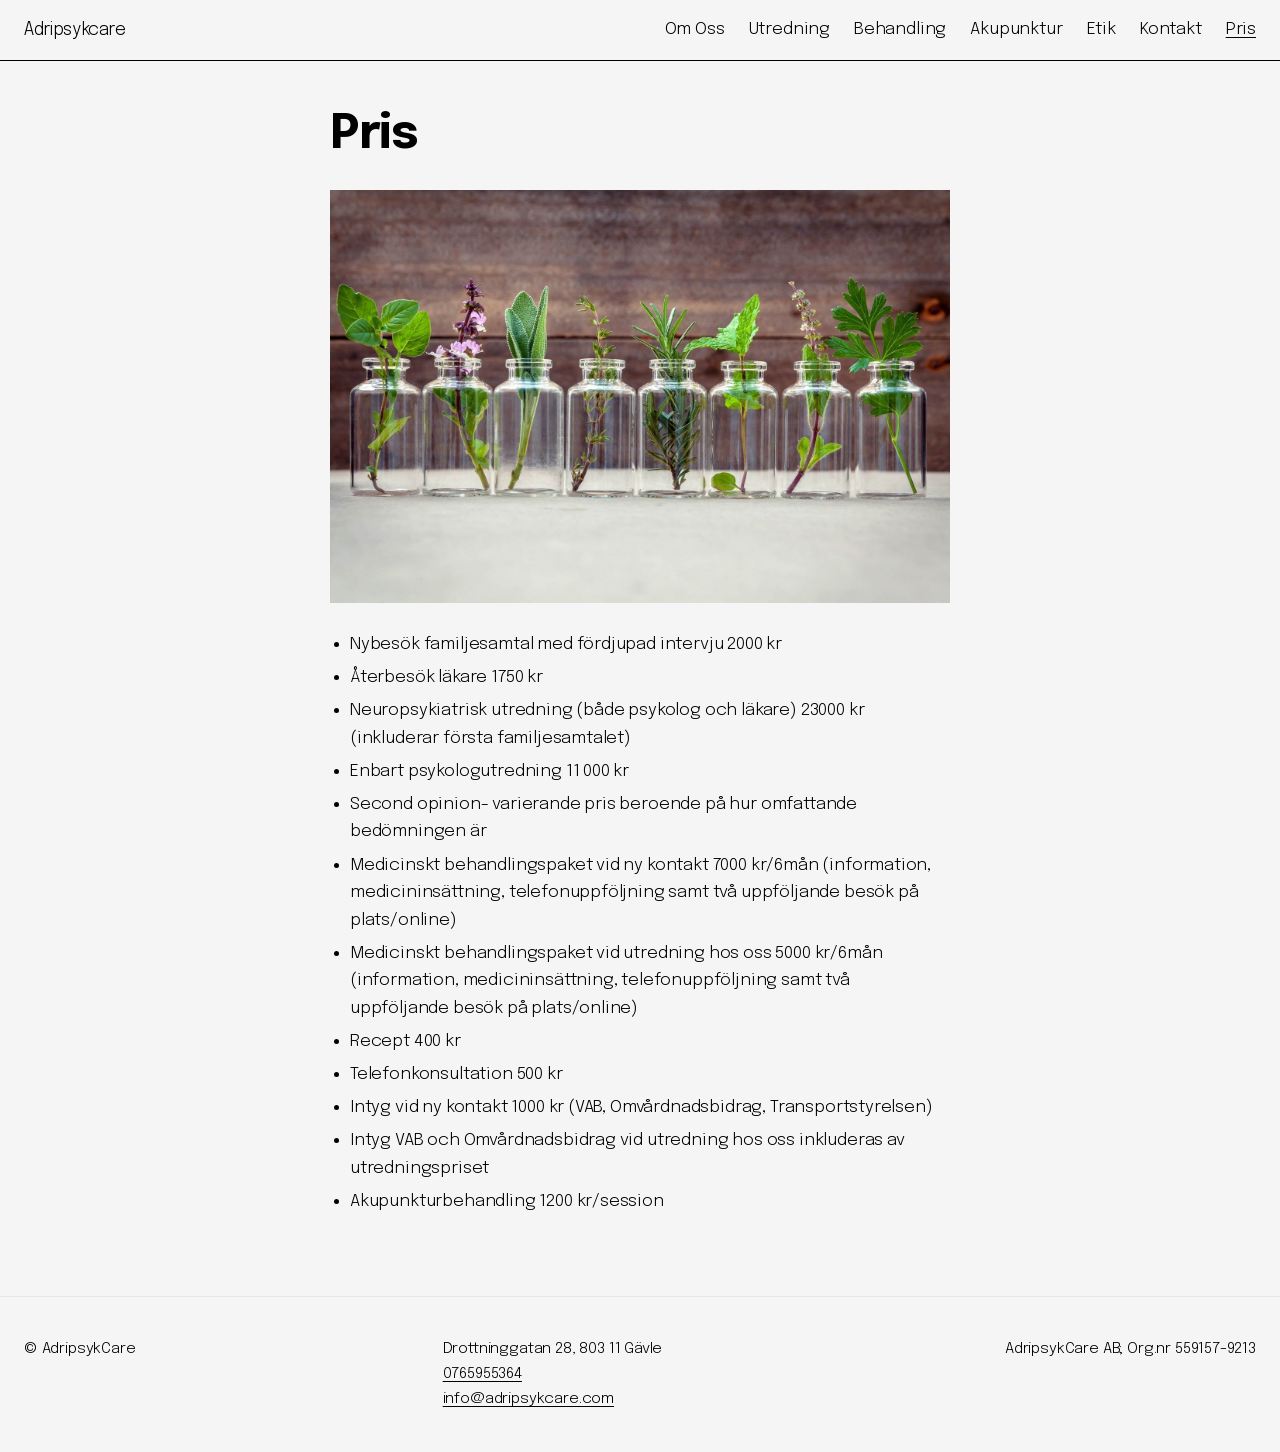
<file: docs/pris/index.html>
<!doctype html>
<html lang="sv">
<head>
<meta charset="utf-8">
<meta name="viewport" content="width=device-width, initial-scale=1">
<title>Pris – Adripsykcare</title>
<meta name="description" content="Priser för familjesamtal, neuropsykiatrisk utredning, psykologutredning, medicinsk behandling, intyg och akupunktur hos Adripsykcare.">
<meta name="robots" content="noindex, nofollow">
<link rel="canonical" href="https://www.adripsykcare.com/pris/">
<meta property="og:type" content="website">
<meta property="og:site_name" content="Adripsykcare">
<meta property="og:locale" content="sv_SE">
<meta property="og:title" content="Pris – Adripsykcare">
<meta property="og:description" content="Priser för familjesamtal, neuropsykiatrisk utredning, psykologutredning, medicinsk behandling, intyg och akupunktur hos Adripsykcare.">
<meta property="og:url" content="https://www.adripsykcare.com/pris/">
<meta property="og:image" content="https://www.adripsykcare.com/img/pris.jpg">
<link rel="preload" href="../fonts/epilogue-latin.woff2" as="font" type="font/woff2" crossorigin>
<link rel="stylesheet" href="../css/style.css">

</head>
<body>
<a class="skip" href="#main">Hoppa till innehåll</a>
<header class="site-header">
  <a class="site-title" href="../">Adripsykcare</a>
  <button class="menu-toggle" aria-expanded="false" aria-controls="site-nav" aria-label="Meny"><span></span></button>
  <nav id="site-nav" aria-label="Huvudmeny"><ul>
<li><a href="../om-oss/">Om Oss</a></li>
<li><a href="../utredning/">Utredning</a></li>
<li><a href="../behandling/">Behandling</a></li>
<li><a href="../akupunktur/">Akupunktur</a></li>
<li><a href="../etik/">Etik</a></li>
<li><a href="../kontakt/">Kontakt</a></li>
<li><a href="../pris/" aria-current="page">Pris</a></li>
  </ul></nav>
</header>
<main id="main">
<article class="page"><h1>Pris</h1>

<figure class="img"><img src="../img/pris.jpg" alt="Glasflaskor med gröna växter på rad" loading="lazy"></figure>
<ul>
<li>Nybesök familjesamtal med fördjupad intervju 2000 kr</li>
<li>Återbesök läkare 1750 kr</li>
<li>Neuropsykiatrisk utredning (både psykolog och läkare) 23000 kr (inkluderar första familjesamtalet)</li>
<li>Enbart psykologutredning 11&nbsp;000 kr</li>
<li>Second opinion- varierande pris beroende på hur omfattande bedömningen är</li>
<li>Medicinskt behandlingspaket vid ny kontakt 7000 kr/6mån (information, medicininsättning, telefonuppföljning samt två uppföljande besök på plats/online)</li>
<li>Medicinskt behandlingspaket vid utredning hos oss 5000 kr/6mån (information, medicininsättning, telefonuppföljning samt två uppföljande besök på plats/online)</li>
<li>Recept 400 kr</li>
<li>Telefonkonsultation 500 kr</li>
<li>Intyg vid ny kontakt 1000 kr (VAB, Omvårdnadsbidrag, Transportstyrelsen)</li>
<li>Intyg VAB och Omvårdnadsbidrag vid utredning hos oss inkluderas av utredningspriset</li>
<li>Akupunkturbehandling 1200 kr/session</li>
</ul>
</article>
</main>
<footer class="site-footer">
  <div>© AdripsykCare</div>
  <div>Drottninggatan 28, 803 11 Gävle<br><a href="tel:+46765955364">0765955364</a><br><a href="mailto:info@adripsykcare.com">info@adripsykcare.com</a></div>
  <div>AdripsykCare AB; Org.nr 559157-9213</div>
</footer>
<script>
const b=document.querySelector('.menu-toggle'),n=document.getElementById('site-nav');
b.addEventListener('click',()=>{const o=n.classList.toggle('open');b.setAttribute('aria-expanded',o)});
</script>
</body>
</html>
</file>
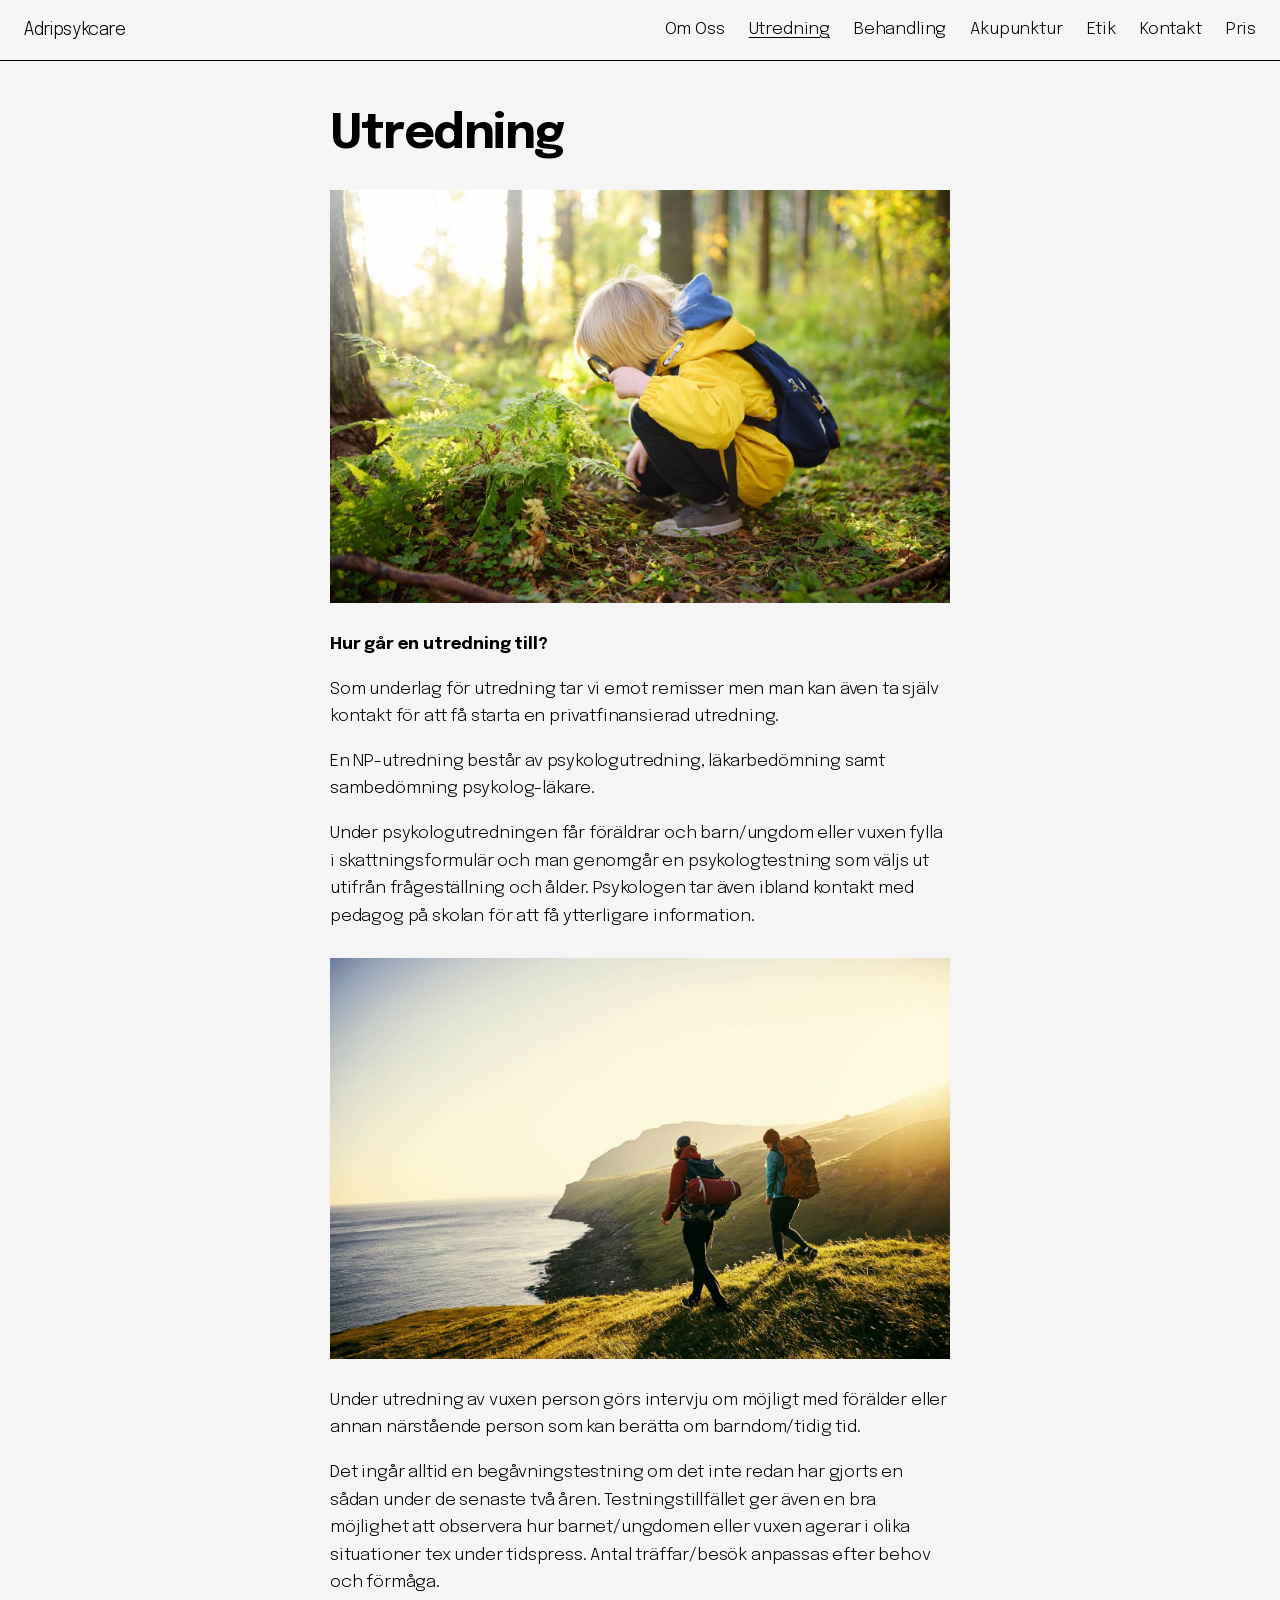
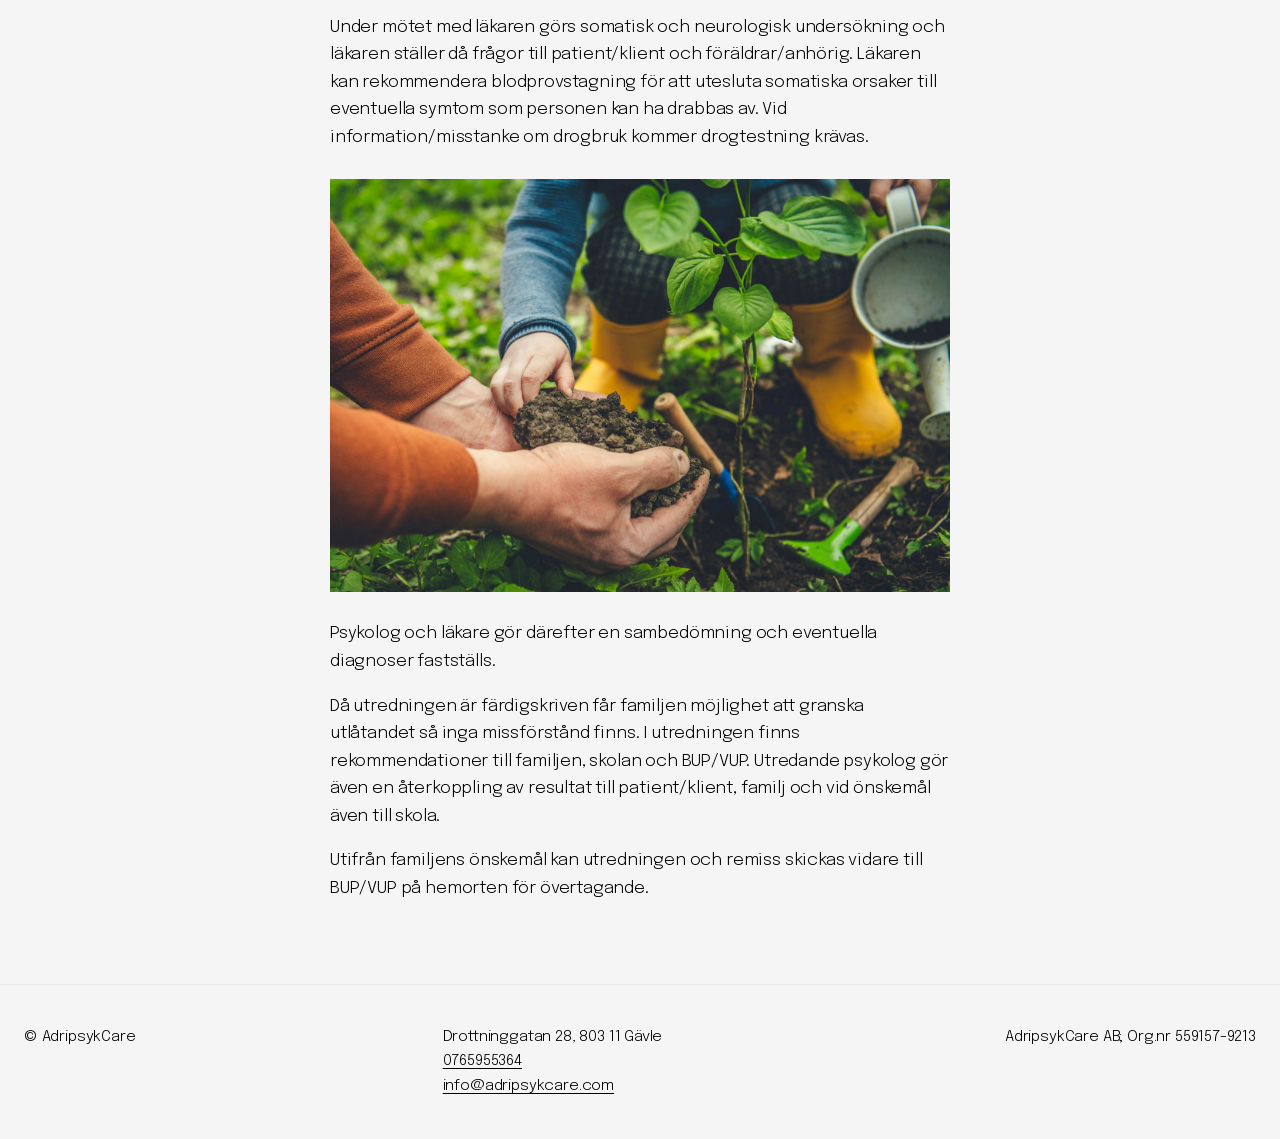
<file: docs/utredning/index.html>
<!doctype html>
<html lang="sv">
<head>
<meta charset="utf-8">
<meta name="viewport" content="width=device-width, initial-scale=1">
<title>Utredning – Adripsykcare</title>
<meta name="description" content="Hur går en neuropsykiatrisk utredning (NP-utredning) till? Psykologutredning, läkarbedömning och sambedömning – privatfinansierad utredning i Gävle.">
<meta name="robots" content="noindex, nofollow">
<link rel="canonical" href="https://www.adripsykcare.com/utredning/">
<meta property="og:type" content="website">
<meta property="og:site_name" content="Adripsykcare">
<meta property="og:locale" content="sv_SE">
<meta property="og:title" content="Utredning – Adripsykcare">
<meta property="og:description" content="Hur går en neuropsykiatrisk utredning (NP-utredning) till? Psykologutredning, läkarbedömning och sambedömning – privatfinansierad utredning i Gävle.">
<meta property="og:url" content="https://www.adripsykcare.com/utredning/">
<meta property="og:image" content="https://www.adripsykcare.com/img/utredning-1.jpg">
<link rel="preload" href="../fonts/epilogue-latin.woff2" as="font" type="font/woff2" crossorigin>
<link rel="stylesheet" href="../css/style.css">

</head>
<body>
<a class="skip" href="#main">Hoppa till innehåll</a>
<header class="site-header">
  <a class="site-title" href="../">Adripsykcare</a>
  <button class="menu-toggle" aria-expanded="false" aria-controls="site-nav" aria-label="Meny"><span></span></button>
  <nav id="site-nav" aria-label="Huvudmeny"><ul>
<li><a href="../om-oss/">Om Oss</a></li>
<li><a href="../utredning/" aria-current="page">Utredning</a></li>
<li><a href="../behandling/">Behandling</a></li>
<li><a href="../akupunktur/">Akupunktur</a></li>
<li><a href="../etik/">Etik</a></li>
<li><a href="../kontakt/">Kontakt</a></li>
<li><a href="../pris/">Pris</a></li>
  </ul></nav>
</header>
<main id="main">
<article class="page"><h1>Utredning</h1>

<figure class="img"><img src="../img/utredning-1.jpg" alt="Barn som utforskar naturen med förstoringsglas" loading="lazy"></figure>
<p><strong>Hur går en utredning till?</strong></p>
<p>Som underlag för utredning tar vi emot remisser men man kan även ta själv kontakt för att få starta en privatfinansierad utredning.</p>
<p>En NP-utredning består av psykologutredning, läkarbedömning samt sambedömning psykolog-läkare.</p>
<p>Under psykologutredningen får föräldrar och barn/ungdom eller vuxen fylla i skattningsformulär och man genomgår en psykologtestning som väljs ut utifrån frågeställning och ålder. Psykologen tar även ibland kontakt med pedagog på skolan för att få ytterligare information.</p>
<figure class="img"><img src="../img/utredning-2.jpg" alt="Två vandrare på väg längs kusten i solnedgång" loading="lazy"></figure>
<p>Under utredning av vuxen person görs intervju om möjligt med förälder eller annan närstående person som kan berätta om barndom/tidig tid.</p>
<p>Det ingår alltid en begåvningstestning om det inte redan har gjorts en sådan under de senaste två åren. Testningstillfället ger även en bra möjlighet att observera hur barnet/ungdomen eller vuxen agerar i olika situationer tex under tidspress. Antal träffar/besök anpassas efter behov och förmåga.</p>
<p>Under mötet med läkaren görs somatisk och neurologisk undersökning och läkaren ställer då frågor till patient/klient och föräldrar/anhörig. Läkaren kan rekommendera blodprovstagning för att utesluta somatiska orsaker till eventuella symtom som personen kan ha drabbas av. Vid information/misstanke om drogbruk kommer drogtestning krävas.</p>
<figure class="img"><img src="../img/utredning-3.jpg" alt="Händer som planterar en ung växt i jord" loading="lazy"></figure>
<p>Psykolog och läkare gör därefter en sambedömning och eventuella diagnoser fastställs.</p>
<p>Då utredningen är färdigskriven får familjen möjlighet att granska utlåtandet så inga missförstånd finns. I utredningen finns rekommendationer till familjen, skolan och BUP/VUP. Utredande psykolog gör även en återkoppling av resultat till patient/klient, familj och vid önskemål även till skola.</p>
<p>Utifrån familjens önskemål kan utredningen och remiss skickas vidare till BUP/VUP på hemorten för övertagande.</p>
</article>
</main>
<footer class="site-footer">
  <div>© AdripsykCare</div>
  <div>Drottninggatan 28, 803 11 Gävle<br><a href="tel:+46765955364">0765955364</a><br><a href="mailto:info@adripsykcare.com">info@adripsykcare.com</a></div>
  <div>AdripsykCare AB; Org.nr 559157-9213</div>
</footer>
<script>
const b=document.querySelector('.menu-toggle'),n=document.getElementById('site-nav');
b.addEventListener('click',()=>{const o=n.classList.toggle('open');b.setAttribute('aria-expanded',o)});
</script>
</body>
</html>
</file>
<file: docs/css/style.css>
@font-face{font-family:Epilogue;font-style:normal;font-weight:300 700;font-display:swap;src:url(../fonts/epilogue-latin.woff2) format("woff2")}
:root{
  --bg:#f5f5f5; --fg:#000; --muted:#767676; --line:#e6e6e6;
  --gutter:1.5rem; --content:620px;
}
*{box-sizing:border-box}
html{-webkit-text-size-adjust:100%}
body{margin:0;background:var(--bg);color:var(--fg);
  font-family:Epilogue,system-ui,-apple-system,"Segoe UI",sans-serif;font-weight:300;
  font-size:clamp(1rem,.95rem + .3vw,1.075rem);line-height:1.6;letter-spacing:-.01em}
a{color:inherit;text-underline-offset:.2em;text-decoration-thickness:1px}
a:hover{text-decoration:none}
strong{font-weight:700}
img{max-width:100%;height:auto;display:block}
.skip,.visually-hidden{position:absolute;left:-9999px;width:1px;height:1px;overflow:hidden}
.skip:focus{left:1rem;top:1rem;width:auto;height:auto;background:#fff;padding:.5rem 1rem;z-index:10}

/* Header */
.site-header{display:flex;align-items:center;justify-content:space-between;gap:1rem;
  padding:1rem var(--gutter);border-bottom:1px solid var(--fg);position:relative}
.site-title{text-decoration:none;font-size:1.02em;letter-spacing:-.02em}
nav ul{list-style:none;margin:0;padding:0;display:flex;flex-wrap:wrap;gap:.25rem 1.5rem}
nav a{text-decoration:none}
nav a:hover,nav a[aria-current=page]{text-decoration:underline}
.menu-toggle{display:none;background:none;border:0;padding:.5rem;cursor:pointer}
.menu-toggle span,.menu-toggle span::before{display:block;width:18px;height:1.5px;background:var(--fg);position:relative}
.menu-toggle span::before{content:"";position:absolute;top:6px}
.menu-toggle span{top:-3px}
@media (max-width:780px){
  .menu-toggle{display:block}
  nav{display:none;position:absolute;top:100%;left:0;right:0;background:var(--bg);
    border-bottom:1px solid var(--fg);padding:1rem var(--gutter) 1.5rem;z-index:5}
  nav.open{display:block}
  nav ul{flex-direction:column;gap:.75rem;font-size:1.25rem}
}

/* Home */
main{padding:2rem var(--gutter) 4rem}
.home{display:grid;grid-template-columns:1fr 2fr;gap:2rem 3rem;max-width:1340px}
.intro p:first-child{margin-top:0}
.cards{list-style:none;margin:0;padding:0;display:grid;grid-template-columns:1fr 1fr;gap:3rem 1.5rem}
.cards a{text-decoration:none;display:block}
.cards img{aspect-ratio:3/2;object-fit:cover;width:100%;transition:opacity .2s}
.cards a:hover img{opacity:.85}
.cards h2{font-weight:300;font-size:clamp(1rem,.9rem + .5vw,1.38rem);margin:.75rem 0 0;letter-spacing:-.02em}
.cards a:hover h2{text-decoration:underline}
@media (max-width:780px){.home{grid-template-columns:1fr}}
@media (max-width:480px){.cards{grid-template-columns:1fr}}

/* Pages */
.page{max-width:var(--content);margin:0 auto}
.page h1{font-weight:700;font-size:clamp(2rem,1.5rem + 2vw,3rem);line-height:1.1;letter-spacing:-.03em;margin:1rem 0 1.5rem}
.page .img{margin:1.75rem 0}
.page .img img{max-width:100%}
.page ul{padding-left:1.25rem}
.page li{margin:.35rem 0}
.contact-grid{display:grid;grid-template-columns:1fr 1fr;gap:1rem;margin:1rem 0 1.5rem}
.contact-card{border:1px solid var(--line);background:#fff;padding:1rem 1.25rem}
.contact-card p{margin:.2rem 0}
.contact-card a{font-size:1.15em}
@media (max-width:480px){.contact-grid{grid-template-columns:1fr}}
.button{display:inline-block;border:1px solid var(--fg);padding:.6rem 1.1rem;text-decoration:none}
.button:hover{background:var(--fg);color:var(--bg)}
.note{color:var(--muted);font-size:.9em}

/* Footer */
.site-footer{display:grid;grid-template-columns:repeat(3,1fr);gap:1.5rem;
  padding:2.5rem var(--gutter);border-top:1px solid var(--line);font-size:.9em}
.site-footer div:last-child{text-align:right}
@media (max-width:780px){.site-footer{grid-template-columns:1fr}.site-footer div:last-child{text-align:left}}
</file>
